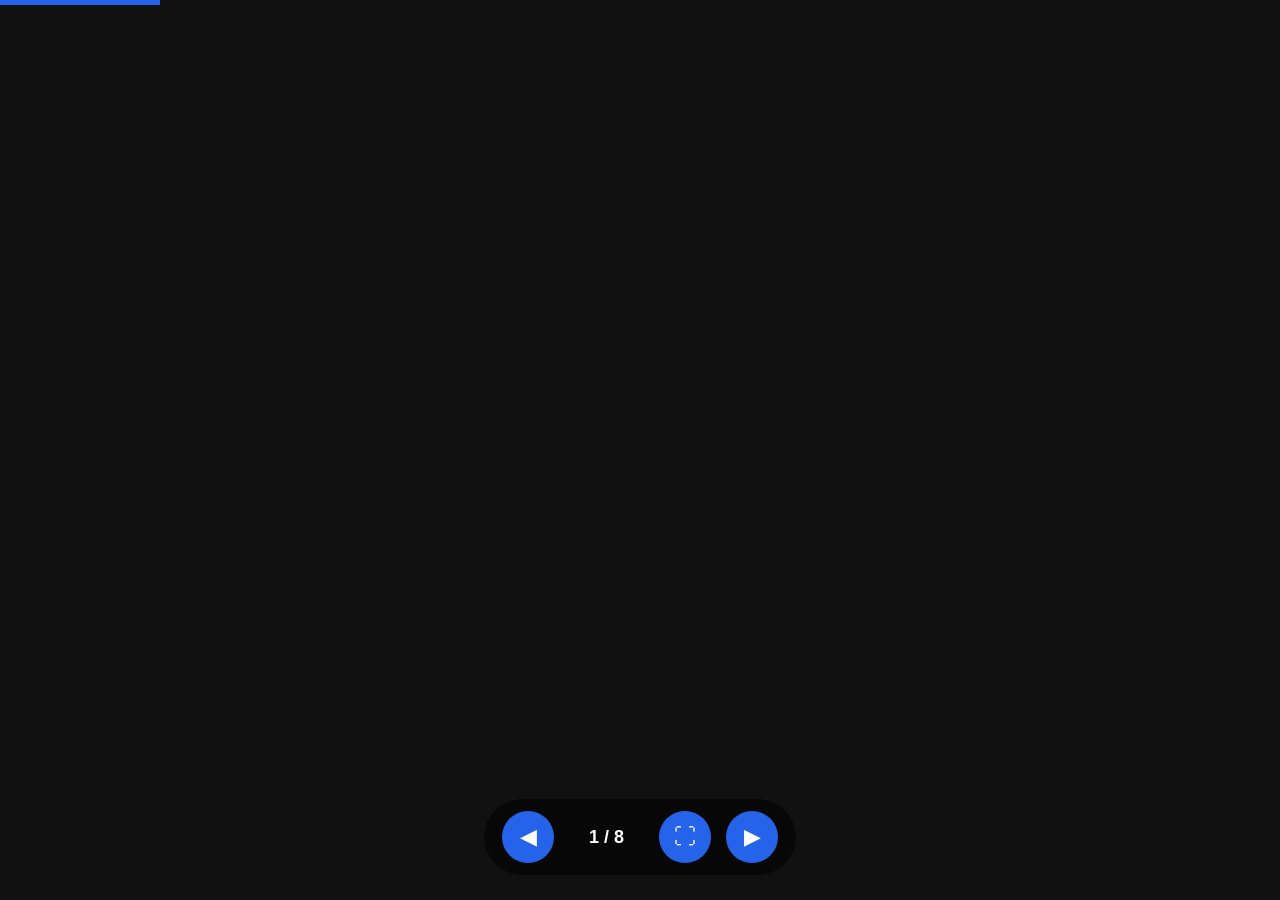
<file: index.html>
<!DOCTYPE html>
<html lang="id">
<head>
<meta charset="UTF-8">
<meta name="viewport" content="width=device-width, initial-scale=1.0">

<title>Pertempuran Makassar</title>

<link rel="stylesheet" href="style.css">
</head>

<body>

<div id="presentation">

    <!-- ================= COVER ================= -->

    <section class="slide active">

        <div class="slide-wrapper">

            <!-- Paste SELURUH isi BODY cover.html di sini -->
            <!-- Mulai dari <div class="slide-container"> -->
            <!-- Sampai </div> -->

        </div>

    </section>

    <!-- ================= LATAR BELAKANG ================= -->

    <section class="slide">

        <div class="slide-wrapper">

        </div>

    </section>

    <!-- ================= KRONOLOGI ================= -->

    <section class="slide">

        <div class="slide-wrapper">

        </div>

    </section>

    <!-- ================= TOKOH ================= -->

    <section class="slide">

        <div class="slide-wrapper">

        </div>

    </section>

    <!-- ================= DAMPAK ================= -->

    <section class="slide">

        <div class="slide-wrapper">

        </div>

    </section>

    <!-- ================= ANALISIS ================= -->

    <section class="slide">

        <div class="slide-wrapper">

        </div>

    </section>

    <!-- ================= KESIMPULAN ================= -->

    <section class="slide">

        <div class="slide-wrapper">

        </div>

    </section>

    <!-- ================= PENUTUP ================= -->

    <section class="slide">

        <div class="slide-wrapper">
            <div class="slide-container">

        </div>

    </section>

</div>

<!-- ================= UI ================= -->

<div id="progress"></div>

<div class="controls">

    <button id="prev">
        ◀
    </button>

    <div id="counter">
        1 / 8
    </div>

    <button id="fullscreen">
        ⛶
    </button>

    <button id="next">
        ▶
    </button>

</div>

<script src="script.js"></script>

</body>
</html>
</file>
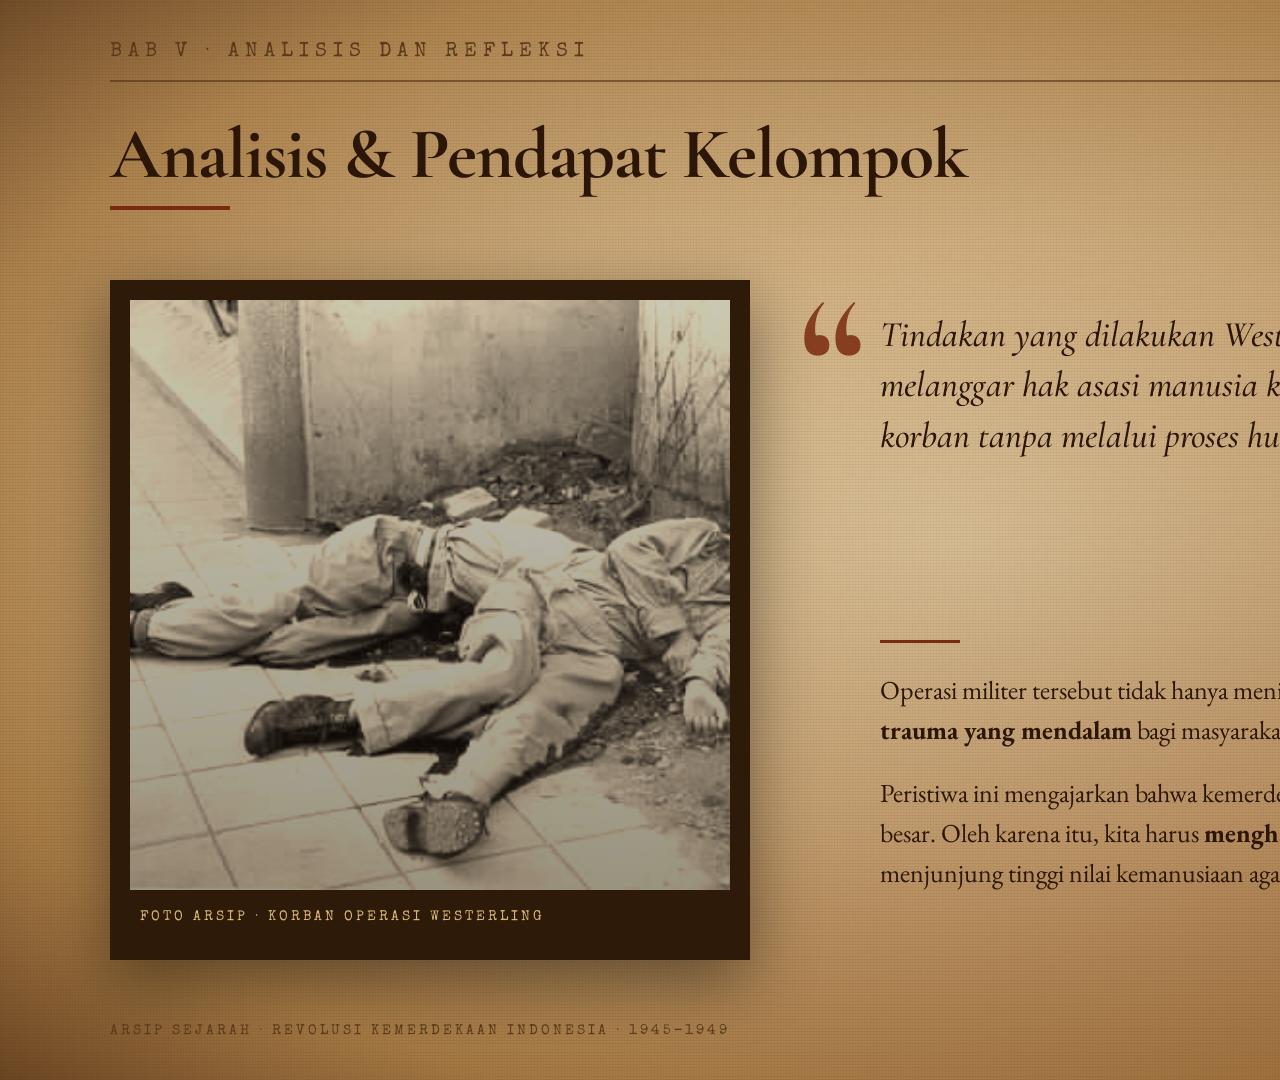
<file: slides/analisis.html>
<!doctype html>
<html lang="id">
<head>
<meta charset="utf-8">
<title>Analisis / Pendapat Kelompok</title>
<link href="https://fonts.googleapis.com/css2?family=Cormorant+Garamond:wght@400;500;600;700&family=EB+Garamond:ital,wght@0,400;0,500;0,600;1,400&family=Special+Elite&display=swap" rel="stylesheet">
<style>
  html,body{margin:0;padding:0;overflow:hidden;background:#2a1e12;}
  .paper-tex{
    background:
      radial-gradient(ellipse at 30% 20%, rgba(255,238,200,0.10) 0%, transparent 55%),
      radial-gradient(ellipse at 80% 90%, rgba(120,60,20,0.30) 0%, transparent 60%),
      radial-gradient(ellipse at 50% 50%, #ddc79e 0%, #cba97a 40%, #a67b45 78%, #6b4522 100%);
  }
  .grain{
    background-image:
      repeating-linear-gradient(0deg, rgba(60,30,10,0.05) 0 1px, transparent 1px 3px),
      repeating-linear-gradient(90deg, rgba(90,50,20,0.04) 0 1px, transparent 1px 3px);
    mix-blend-mode:multiply;
  }
</style>
</head>
<body>
<div class="slide-container" style="position:relative;width:1920px;height:1080px;overflow:hidden;">

  <div data-object="true" data-object-type="shape" class="paper-tex" style="position:absolute;left:0;top:0;width:1920px;height:1080px;z-index:1;"></div>
  <div data-object="true" data-object-type="shape" class="grain" style="position:absolute;left:0;top:0;width:1920px;height:1080px;z-index:1;"></div>

  <!-- Header -->
  <div data-object="true" data-object-type="shape" style="position:absolute;left:110px;top:80px;width:1700px;height:2px;background:#4a2a10;opacity:0.55;z-index:5;"></div>
  <div data-object="true" data-object-type="textbox" style="position:absolute;left:110px;top:42px;width:1200px;font-family:'Special Elite',monospace;font-size:20px;color:#5a3a1a;letter-spacing:6px;z-index:10;">
    BAB V · ANALISIS DAN REFLEKSI
  </div>
  <div data-object="true" data-object-type="textbox" style="position:absolute;left:1600px;top:42px;width:210px;text-align:right;font-family:'Special Elite',monospace;font-size:20px;color:#5a3a1a;letter-spacing:4px;z-index:10;">
    HAL. 06
  </div>

  <div data-object="true" data-object-type="textbox" style="position:absolute;left:110px;top:110px;width:1600px;font-family:'Cormorant Garamond',serif;font-weight:700;font-size:72px;color:#2b1608;letter-spacing:-1px;z-index:10;">
    Analisis &amp; Pendapat Kelompok
  </div>
  <div data-object="true" data-object-type="shape" style="position:absolute;left:110px;top:206px;width:120px;height:4px;background:#7a2a10;z-index:10;"></div>

  <!-- LEFT: Photo -->
  <div data-object="true" data-object-type="shape" style="position:absolute;left:110px;top:280px;width:640px;height:680px;background:#2d1a08;box-shadow:0 20px 60px rgba(0,0,0,0.45);z-index:1;"></div>
  <div data-object="true" data-object-type="image" style="position:absolute;left:130px;top:300px;width:600px;height:590px;background:url('../assets/pemakaman-korban.jpg') center/cover no-repeat;filter:sepia(0.55) contrast(0.95) brightness(0.88);z-index:5;"></div>
  <div data-object="true" data-object-type="shape" style="position:absolute;left:130px;top:300px;width:600px;height:590px;background:linear-gradient(180deg, rgba(60,30,10,0.10), rgba(30,15,5,0.35));z-index:5;pointer-events:none;"></div>
  <div data-object="true" data-object-type="textbox" style="position:absolute;left:140px;top:910px;width:580px;font-family:'Special Elite',monospace;font-size:14px;color:#d9b877;letter-spacing:3px;z-index:10;">
    FOTO ARSIP · KORBAN OPERASI WESTERLING
  </div>

  <!-- RIGHT: Pull-quote frame -->
  <div data-object="true" data-object-type="textbox" style="position:absolute;left:800px;top:270px;width:80px;height:200px;font-family:'Cormorant Garamond',serif;font-weight:700;font-size:180px;line-height:1;color:#7a2a10;opacity:0.85;z-index:10;">
    &ldquo;
  </div>

  <div data-object="true" data-object-type="textbox" style="position:absolute;left:880px;top:310px;width:930px;font-family:'Cormorant Garamond',serif;font-weight:500;font-style:italic;font-size:36px;line-height:1.4;color:#2b1608;z-index:10;">
    Tindakan yang dilakukan Westerling merupakan bentuk kekerasan yang melanggar hak asasi manusia karena banyak warga sipil menjadi korban tanpa melalui proses hukum.
  </div>

  <div data-object="true" data-object-type="shape" style="position:absolute;left:880px;top:640px;width:80px;height:3px;background:#7a2a10;z-index:10;"></div>

  <div data-object="true" data-object-type="textbox" style="position:absolute;left:880px;top:670px;width:930px;font-family:'EB Garamond',serif;font-size:26px;line-height:1.55;color:#2b1608;z-index:10;">
    <p style="margin:0 0 22px 0;">Operasi militer tersebut tidak hanya menimbulkan korban jiwa, tetapi juga meninggalkan <strong>trauma yang mendalam</strong> bagi masyarakat Sulawesi Selatan hingga generasi berikutnya.</p>
    <p style="margin:0;">Peristiwa ini mengajarkan bahwa kemerdekaan Indonesia diraih melalui pengorbanan yang besar. Oleh karena itu, kita harus <strong>menghargai jasa para pahlawan</strong>, menjaga persatuan, serta menjunjung tinggi nilai kemanusiaan agar tragedi serupa tidak terulang.</p>
  </div>

  <!-- Footer -->
  <div data-object="true" data-object-type="textbox" style="position:absolute;left:110px;top:1024px;width:1700px;font-family:'Special Elite',monospace;font-size:14px;color:#5a3a1a;letter-spacing:3px;z-index:10;">
    ARSIP SEJARAH · REVOLUSI KEMERDEKAAN INDONESIA · 1945–1949
  </div>

</div>
<script type="module" src="https://static.cloudflareinsights.com/beacon.min.js/v4513226cdae34746b4dedf0b4dfa099e1781791509496" integrity="sha512-ZE9pZaUXND66v380QUtch/5sE9tPFh2zg45pR2PB0CVkCtOREv2AJKkSidISWkysEuQ0EH8faUU5du78bx87UQ==" data-cf-beacon='{"version":"2024.11.0","token":"4edd5f8ec12a48cfa682ab8261b80a79"}' crossorigin="anonymous"></script>
</body>
</html>
</file>
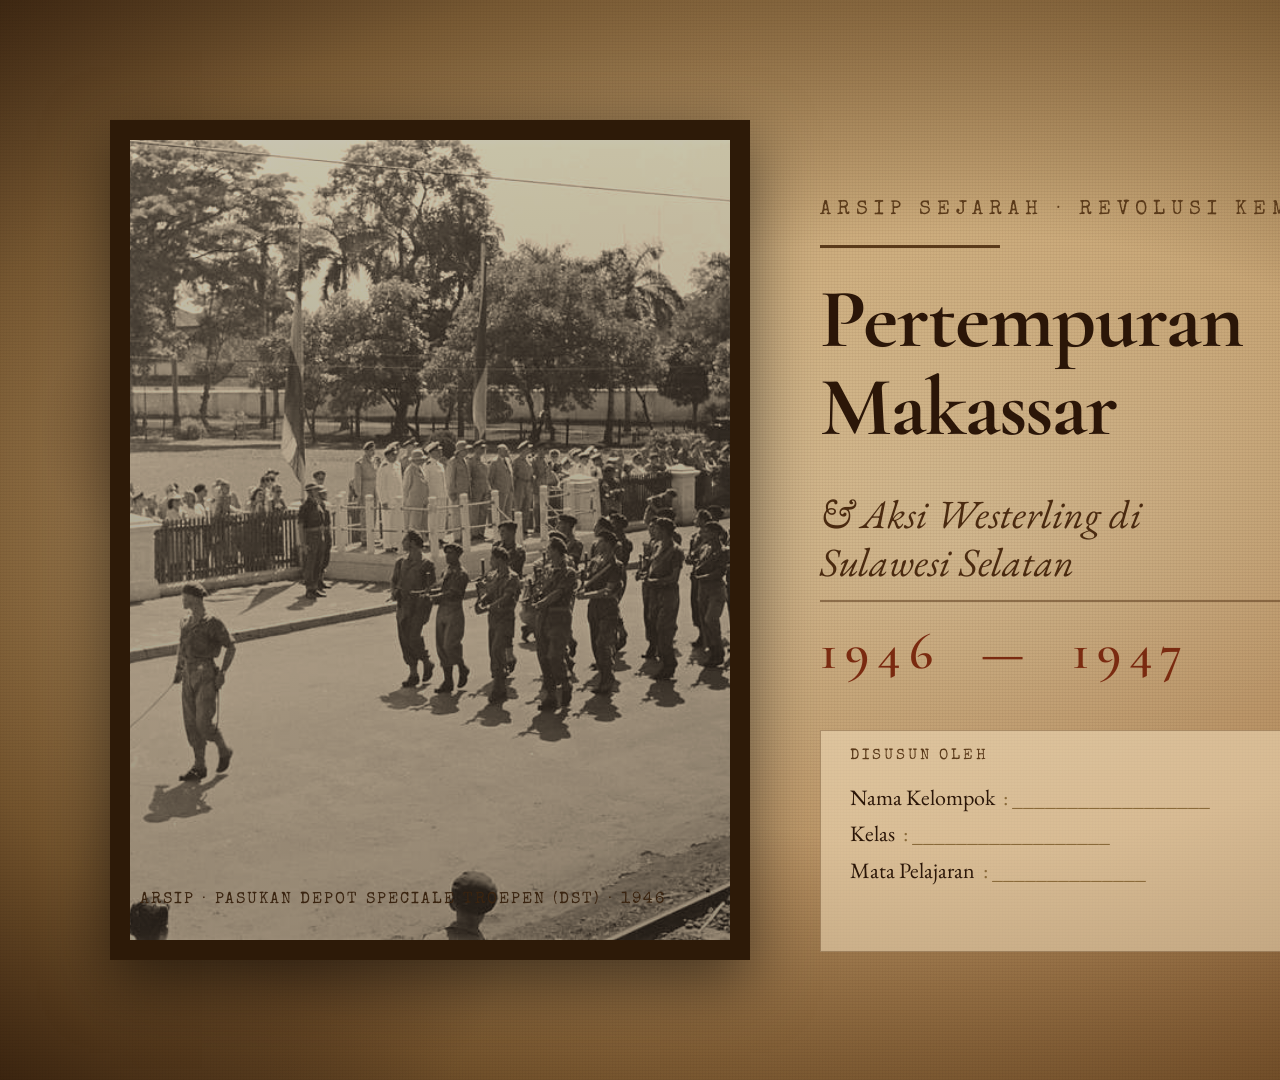
<file: slides/cover.html>
<!doctype html>
<html lang="id">
<head>
<meta charset="utf-8">
<title>Cover — Pertempuran Makassar & Aksi Westerling</title>
<link href="https://fonts.googleapis.com/css2?family=Cormorant+Garamond:wght@400;500;600;700&family=EB+Garamond:ital,wght@0,400;0,500;0,600;1,400&family=Special+Elite&display=swap" rel="stylesheet">
<style>
  html,body{margin:0;padding:0;overflow:hidden;background:#2a1e12;}
  .paper-tex{
    background:
      radial-gradient(ellipse at 30% 20%, rgba(255,238,200,0.10) 0%, transparent 55%),
      radial-gradient(ellipse at 80% 90%, rgba(120,60,20,0.35) 0%, transparent 60%),
      radial-gradient(ellipse at 50% 50%, #d9c39a 0%, #c9a878 40%, #a67b45 78%, #6b4522 100%);
  }
  .grain{
    background-image:
      repeating-linear-gradient(0deg, rgba(60,30,10,0.05) 0 1px, transparent 1px 3px),
      repeating-linear-gradient(90deg, rgba(90,50,20,0.04) 0 1px, transparent 1px 3px);
    mix-blend-mode:multiply;
  }
  .stain{
    background:
      radial-gradient(circle at 15% 85%, rgba(70,30,10,0.35) 0, transparent 12%),
      radial-gradient(circle at 88% 12%, rgba(70,30,10,0.30) 0, transparent 10%),
      radial-gradient(circle at 92% 78%, rgba(70,30,10,0.28) 0, transparent 8%),
      radial-gradient(circle at 8% 40%, rgba(70,30,10,0.22) 0, transparent 6%);
    mix-blend-mode:multiply;
  }
</style>
</head>
<body>
<div class="slide-container" style="position:relative;width:1920px;height:1080px;overflow:hidden;">

  <!-- Background paper -->
  <div data-object="true" data-object-type="shape" class="paper-tex" style="position:absolute;left:0;top:0;width:1920px;height:1080px;z-index:1;"></div>
  <div data-object="true" data-object-type="shape" class="grain" style="position:absolute;left:0;top:0;width:1920px;height:1080px;z-index:1;"></div>
  <div data-object="true" data-object-type="shape" class="stain" style="position:absolute;left:0;top:0;width:1920px;height:1080px;z-index:1;"></div>

  <!-- Vignette -->
  <div data-object="true" data-object-type="shape" style="position:absolute;left:0;top:0;width:1920px;height:1080px;background:radial-gradient(ellipse at center, transparent 40%, rgba(20,10,0,0.55) 100%);z-index:1;"></div>

  <!-- Left photo panel with archival frame -->
  <div data-object="true" data-object-type="shape" style="position:absolute;left:110px;top:120px;width:640px;height:840px;background:#2d1a08;box-shadow:0 20px 60px rgba(0,0,0,0.55);z-index:1;"></div>
  <div data-object="true" data-object-type="image" style="position:absolute;left:130px;top:140px;width:600px;height:800px;background:url('../assets/dst-parachutisten.jpg') center/cover no-repeat;filter:sepia(0.55) contrast(0.95) brightness(0.9);z-index:5;"></div>
  <div data-object="true" data-object-type="shape" style="position:absolute;left:130px;top:140px;width:600px;height:800px;background:linear-gradient(180deg, rgba(60,30,10,0.15), rgba(30,15,5,0.35));z-index:5;pointer-events:none;"></div>

  <!-- Photo caption tape -->
  <div data-object="true" data-object-type="textbox" style="position:absolute;left:140px;top:892px;width:580px;font-family:'Special Elite',monospace;font-size:16px;color:#3a2410;letter-spacing:2px;z-index:10;">
    ARSIP · PASUKAN DEPOT SPECIALE TROEPEN (DST) · 1946
  </div>

  <!-- Right column: title block -->
  <div data-object="true" data-object-type="textbox" style="position:absolute;left:820px;top:200px;width:820px;font-family:'Special Elite',monospace;font-size:20px;color:#5a3a1a;letter-spacing:6px;z-index:10;">
    ARSIP SEJARAH · REVOLUSI KEMERDEKAAN INDONESIA
  </div>

  <div data-object="true" data-object-type="shape" style="position:absolute;left:820px;top:245px;width:180px;height:3px;background:#5a3a1a;z-index:10;"></div>

  <div data-object="true" data-object-type="textbox" style="position:absolute;left:820px;top:275px;width:970px;font-family:'Cormorant Garamond',serif;font-weight:700;font-size:84px;line-height:1.05;color:#2b1608;letter-spacing:-1px;z-index:10;">
    Pertempuran<br>Makassar
  </div>

  <div data-object="true" data-object-type="textbox" style="position:absolute;left:820px;top:490px;width:970px;font-family:'EB Garamond',serif;font-style:italic;font-size:40px;line-height:1.2;color:#4a2a10;z-index:10;">
    &amp; Aksi Westerling di<br>Sulawesi Selatan
  </div>

  <div data-object="true" data-object-type="shape" style="position:absolute;left:820px;top:600px;width:970px;height:2px;background:#5a3a1a;opacity:0.55;z-index:10;"></div>

  <div data-object="true" data-object-type="textbox" style="position:absolute;left:820px;top:620px;width:970px;font-family:'Cormorant Garamond',serif;font-weight:600;font-size:52px;color:#7a2a10;letter-spacing:8px;z-index:10;">
    1946 &nbsp;—&nbsp; 1947
  </div>

  <!-- Identitas placeholder card -->
  <div data-object="true" data-object-type="shape" style="position:absolute;left:820px;top:730px;width:970px;height:220px;background:rgba(245,225,190,0.55);border:1px solid rgba(90,58,26,0.4);z-index:5;"></div>

  <div data-object="true" data-object-type="textbox" style="position:absolute;left:850px;top:748px;width:920px;font-family:'Special Elite',monospace;font-size:15px;color:#5a3a1a;letter-spacing:3px;z-index:10;">
    DISUSUN OLEH
  </div>

  <div data-object="true" data-object-type="textbox" style="position:absolute;left:850px;top:780px;width:440px;font-family:'EB Garamond',serif;font-size:22px;line-height:1.65;color:#2b1608;z-index:10;">
    <div>Nama Kelompok &nbsp;<span style="color:#8a6a3a;">: __________________</span></div>
    <div>Kelas &nbsp;<span style="color:#8a6a3a;">: __________________</span></div>
    <div>Mata Pelajaran &nbsp;<span style="color:#8a6a3a;">: ______________</span></div>
  </div>

  <div data-object="true" data-object-type="textbox" style="position:absolute;left:1320px;top:780px;width:450px;font-family:'EB Garamond',serif;font-size:22px;line-height:1.65;color:#2b1608;z-index:10;">
    <div>Guru &nbsp;<span style="color:#8a6a3a;">: __________________</span></div>
    <div>Sekolah &nbsp;<span style="color:#8a6a3a;">: __________________</span></div>
    <div>Tahun Pelajaran &nbsp;<span style="color:#8a6a3a;">: __________</span></div>
  </div>

  <!-- Corner stamp (small, tucked in bottom-right corner) -->
  <div data-object="true" data-object-type="shape" style="position:absolute;left:1650px;top:20px;width:150px;height:150px;border:4px double #7a3a1a;transform:rotate(-8deg);opacity:0.7;z-index:10;"></div>
  <div data-object="true" data-object-type="textbox" style="position:absolute;left:1650px;top:56px;width:150px;text-align:center;font-family:'Special Elite',monospace;font-size:16px;color:#7a3a1a;transform:rotate(-8deg);letter-spacing:2px;opacity:0.85;z-index:10;">
    <div style="font-size:11px;">— DOKUMEN —</div>
    <div style="font-size:22px;margin-top:4px;font-weight:700;">SEJARAH</div>
    <div style="font-size:11px;margin-top:4px;">SULSEL · 1947</div>
  </div>

</div>
<script type="module" src="https://static.cloudflareinsights.com/beacon.min.js/v4513226cdae34746b4dedf0b4dfa099e1781791509496" integrity="sha512-ZE9pZaUXND66v380QUtch/5sE9tPFh2zg45pR2PB0CVkCtOREv2AJKkSidISWkysEuQ0EH8faUU5du78bx87UQ==" data-cf-beacon='{"version":"2024.11.0","token":"4edd5f8ec12a48cfa682ab8261b80a79"}' crossorigin="anonymous"></script>
</body>
</html>
</file>
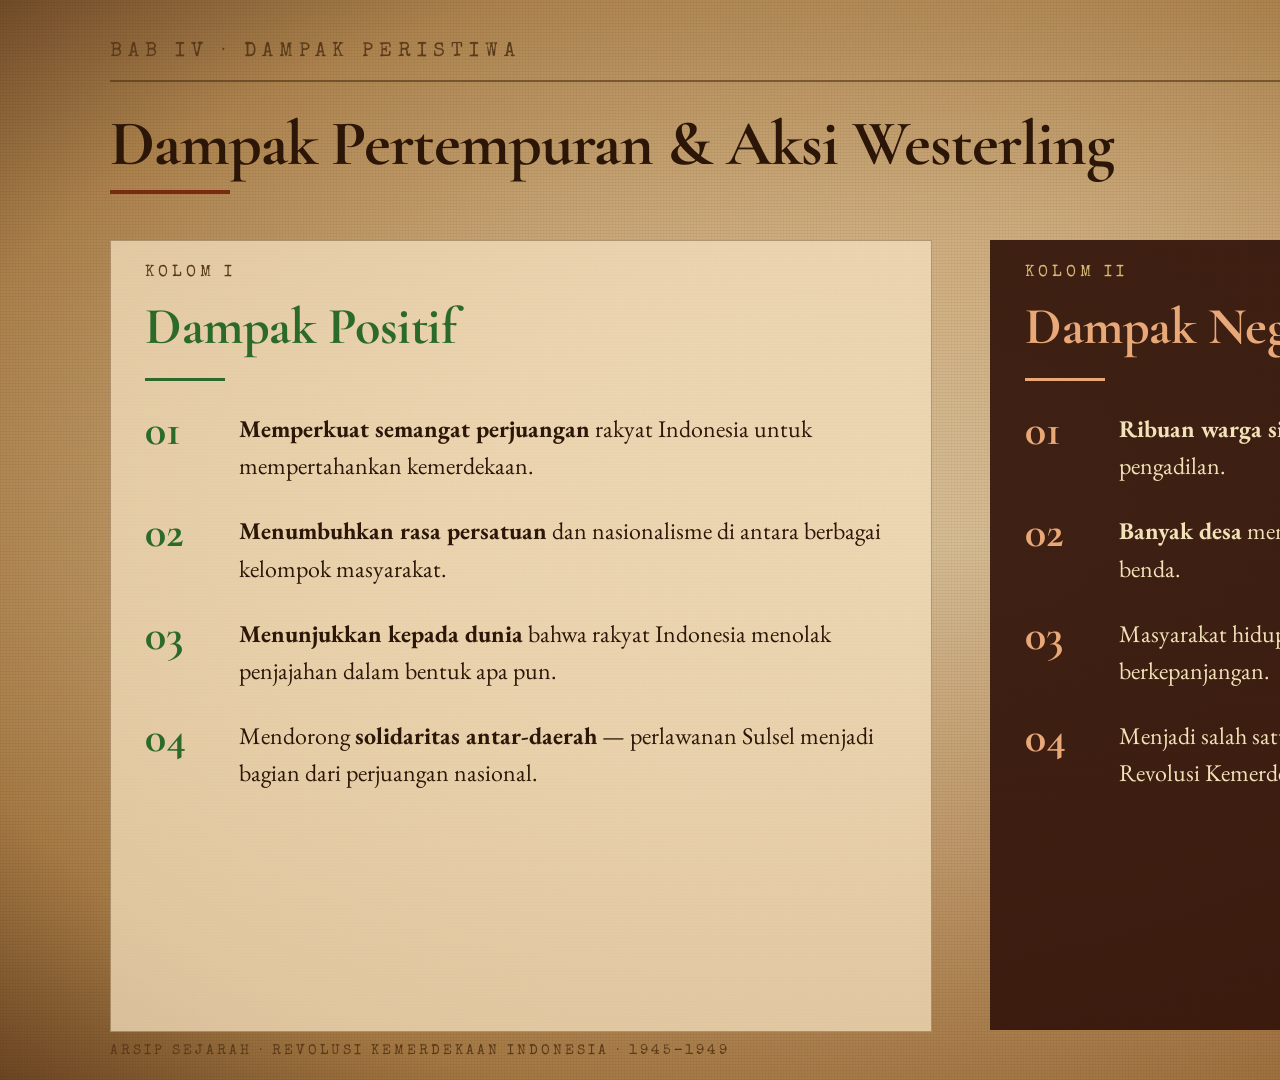
<file: slides/dampak.html>
<!doctype html>
<html lang="id">
<head>
<meta charset="utf-8">
<title>Dampak Pertempuran & Aksi Westerling</title>
<link href="https://fonts.googleapis.com/css2?family=Cormorant+Garamond:wght@400;500;600;700&family=EB+Garamond:ital,wght@0,400;0,500;0,600;1,400&family=Special+Elite&display=swap" rel="stylesheet">
<style>
  html,body{margin:0;padding:0;overflow:hidden;background:#2a1e12;}
  .paper-tex{
    background:
      radial-gradient(ellipse at 30% 20%, rgba(255,238,200,0.10) 0%, transparent 55%),
      radial-gradient(ellipse at 80% 90%, rgba(120,60,20,0.30) 0%, transparent 60%),
      radial-gradient(ellipse at 50% 50%, #ddc79e 0%, #cba97a 40%, #a67b45 78%, #6b4522 100%);
  }
  .grain{
    background-image:
      repeating-linear-gradient(0deg, rgba(60,30,10,0.05) 0 1px, transparent 1px 3px),
      repeating-linear-gradient(90deg, rgba(90,50,20,0.04) 0 1px, transparent 1px 3px);
    mix-blend-mode:multiply;
  }
</style>
</head>
<body>
<div class="slide-container" style="position:relative;width:1920px;height:1080px;overflow:hidden;">

  <div data-object="true" data-object-type="shape" class="paper-tex" style="position:absolute;left:0;top:0;width:1920px;height:1080px;z-index:1;"></div>
  <div data-object="true" data-object-type="shape" class="grain" style="position:absolute;left:0;top:0;width:1920px;height:1080px;z-index:1;"></div>

  <!-- Header -->
  <div data-object="true" data-object-type="shape" style="position:absolute;left:110px;top:80px;width:1700px;height:2px;background:#4a2a10;opacity:0.55;z-index:5;"></div>
  <div data-object="true" data-object-type="textbox" style="position:absolute;left:110px;top:42px;width:1200px;font-family:'Special Elite',monospace;font-size:20px;color:#5a3a1a;letter-spacing:6px;z-index:10;">
    BAB IV · DAMPAK PERISTIWA
  </div>
  <div data-object="true" data-object-type="textbox" style="position:absolute;left:1600px;top:42px;width:210px;text-align:right;font-family:'Special Elite',monospace;font-size:20px;color:#5a3a1a;letter-spacing:4px;z-index:10;">
    HAL. 05
  </div>

  <div data-object="true" data-object-type="textbox" style="position:absolute;left:110px;top:105px;width:1600px;font-family:'Cormorant Garamond',serif;font-weight:700;font-size:64px;color:#2b1608;letter-spacing:-1px;z-index:10;">
    Dampak Pertempuran &amp; Aksi Westerling
  </div>
  <div data-object="true" data-object-type="shape" style="position:absolute;left:110px;top:190px;width:120px;height:4px;background:#7a2a10;z-index:10;"></div>

  <!-- LEFT: Positive column -->
  <div data-object="true" data-object-type="shape" style="position:absolute;left:110px;top:240px;width:820px;height:790px;background:rgba(245,225,190,0.75);border:1px solid rgba(90,58,26,0.4);z-index:1;"></div>

  <div data-object="true" data-object-type="textbox" style="position:absolute;left:145px;top:265px;width:400px;font-family:'Special Elite',monospace;font-size:16px;color:#5a3a1a;letter-spacing:4px;z-index:10;">
    KOLOM I
  </div>
  <div data-object="true" data-object-type="textbox" style="position:absolute;left:145px;top:295px;width:750px;font-family:'Cormorant Garamond',serif;font-weight:700;font-size:52px;color:#2b6a2a;letter-spacing:-0.5px;z-index:10;">
    Dampak Positif
  </div>
  <div data-object="true" data-object-type="shape" style="position:absolute;left:145px;top:378px;width:80px;height:3px;background:#2b6a2a;z-index:10;"></div>

  <div data-object="true" data-object-type="textbox" style="position:absolute;left:145px;top:410px;width:750px;font-family:'EB Garamond',serif;font-size:24px;line-height:1.55;color:#2b1608;z-index:10;">
    <div style="display:flex;gap:24px;margin-bottom:28px;">
      <div style="font-family:'Cormorant Garamond',serif;font-weight:700;font-size:44px;line-height:0.95;color:#2b6a2a;min-width:70px;">01</div>
      <div><strong>Memperkuat semangat perjuangan</strong> rakyat Indonesia untuk mempertahankan kemerdekaan.</div>
    </div>
    <div style="display:flex;gap:24px;margin-bottom:28px;">
      <div style="font-family:'Cormorant Garamond',serif;font-weight:700;font-size:44px;line-height:0.95;color:#2b6a2a;min-width:70px;">02</div>
      <div><strong>Menumbuhkan rasa persatuan</strong> dan nasionalisme di antara berbagai kelompok masyarakat.</div>
    </div>
    <div style="display:flex;gap:24px;margin-bottom:28px;">
      <div style="font-family:'Cormorant Garamond',serif;font-weight:700;font-size:44px;line-height:0.95;color:#2b6a2a;min-width:70px;">03</div>
      <div><strong>Menunjukkan kepada dunia</strong> bahwa rakyat Indonesia menolak penjajahan dalam bentuk apa pun.</div>
    </div>
    <div style="display:flex;gap:24px;">
      <div style="font-family:'Cormorant Garamond',serif;font-weight:700;font-size:44px;line-height:0.95;color:#2b6a2a;min-width:70px;">04</div>
      <div>Mendorong <strong>solidaritas antar-daerah</strong> — perlawanan Sulsel menjadi bagian dari perjuangan nasional.</div>
    </div>
  </div>

  <!-- RIGHT: Negative column (darker) -->
  <div data-object="true" data-object-type="shape" style="position:absolute;left:990px;top:240px;width:820px;height:790px;background:rgba(50,20,10,0.92);z-index:1;"></div>

  <div data-object="true" data-object-type="textbox" style="position:absolute;left:1025px;top:265px;width:400px;font-family:'Special Elite',monospace;font-size:16px;color:#d9b877;letter-spacing:4px;z-index:10;">
    KOLOM II
  </div>
  <div data-object="true" data-object-type="textbox" style="position:absolute;left:1025px;top:295px;width:750px;font-family:'Cormorant Garamond',serif;font-weight:700;font-size:52px;color:#e8a878;letter-spacing:-0.5px;z-index:10;">
    Dampak Negatif
  </div>
  <div data-object="true" data-object-type="shape" style="position:absolute;left:1025px;top:378px;width:80px;height:3px;background:#e8a878;z-index:10;"></div>

  <div data-object="true" data-object-type="textbox" style="position:absolute;left:1025px;top:410px;width:750px;font-family:'EB Garamond',serif;font-size:24px;line-height:1.55;color:#f2e2b8;z-index:10;">
    <div style="display:flex;gap:24px;margin-bottom:28px;">
      <div style="font-family:'Cormorant Garamond',serif;font-weight:700;font-size:44px;line-height:0.95;color:#e8a878;min-width:70px;">01</div>
      <div><strong>Ribuan warga sipil</strong> menjadi korban jiwa dalam operasi tanpa pengadilan.</div>
    </div>
    <div style="display:flex;gap:24px;margin-bottom:28px;">
      <div style="font-family:'Cormorant Garamond',serif;font-weight:700;font-size:44px;line-height:0.95;color:#e8a878;min-width:70px;">02</div>
      <div><strong>Banyak desa</strong> mengalami kerusakan dan penduduk kehilangan harta benda.</div>
    </div>
    <div style="display:flex;gap:24px;margin-bottom:28px;">
      <div style="font-family:'Cormorant Garamond',serif;font-weight:700;font-size:44px;line-height:0.95;color:#e8a878;min-width:70px;">03</div>
      <div>Masyarakat hidup dalam <strong>ketakutan dan mengalami trauma</strong> berkepanjangan.</div>
    </div>
    <div style="display:flex;gap:24px;">
      <div style="font-family:'Cormorant Garamond',serif;font-weight:700;font-size:44px;line-height:0.95;color:#e8a878;min-width:70px;">04</div>
      <div>Menjadi salah satu <strong>pelanggaran hak asasi manusia</strong> pada masa Revolusi Kemerdekaan.</div>
    </div>
  </div>

  <!-- Footer -->
  <div data-object="true" data-object-type="textbox" style="position:absolute;left:110px;top:1044px;width:1700px;font-family:'Special Elite',monospace;font-size:14px;color:#5a3a1a;letter-spacing:3px;z-index:10;">
    ARSIP SEJARAH · REVOLUSI KEMERDEKAAN INDONESIA · 1945–1949
  </div>

</div>
<script type="module" src="https://static.cloudflareinsights.com/beacon.min.js/v4513226cdae34746b4dedf0b4dfa099e1781791509496" integrity="sha512-ZE9pZaUXND66v380QUtch/5sE9tPFh2zg45pR2PB0CVkCtOREv2AJKkSidISWkysEuQ0EH8faUU5du78bx87UQ==" data-cf-beacon='{"version":"2024.11.0","token":"4edd5f8ec12a48cfa682ab8261b80a79"}' crossorigin="anonymous"></script>
</body>
</html>
</file>
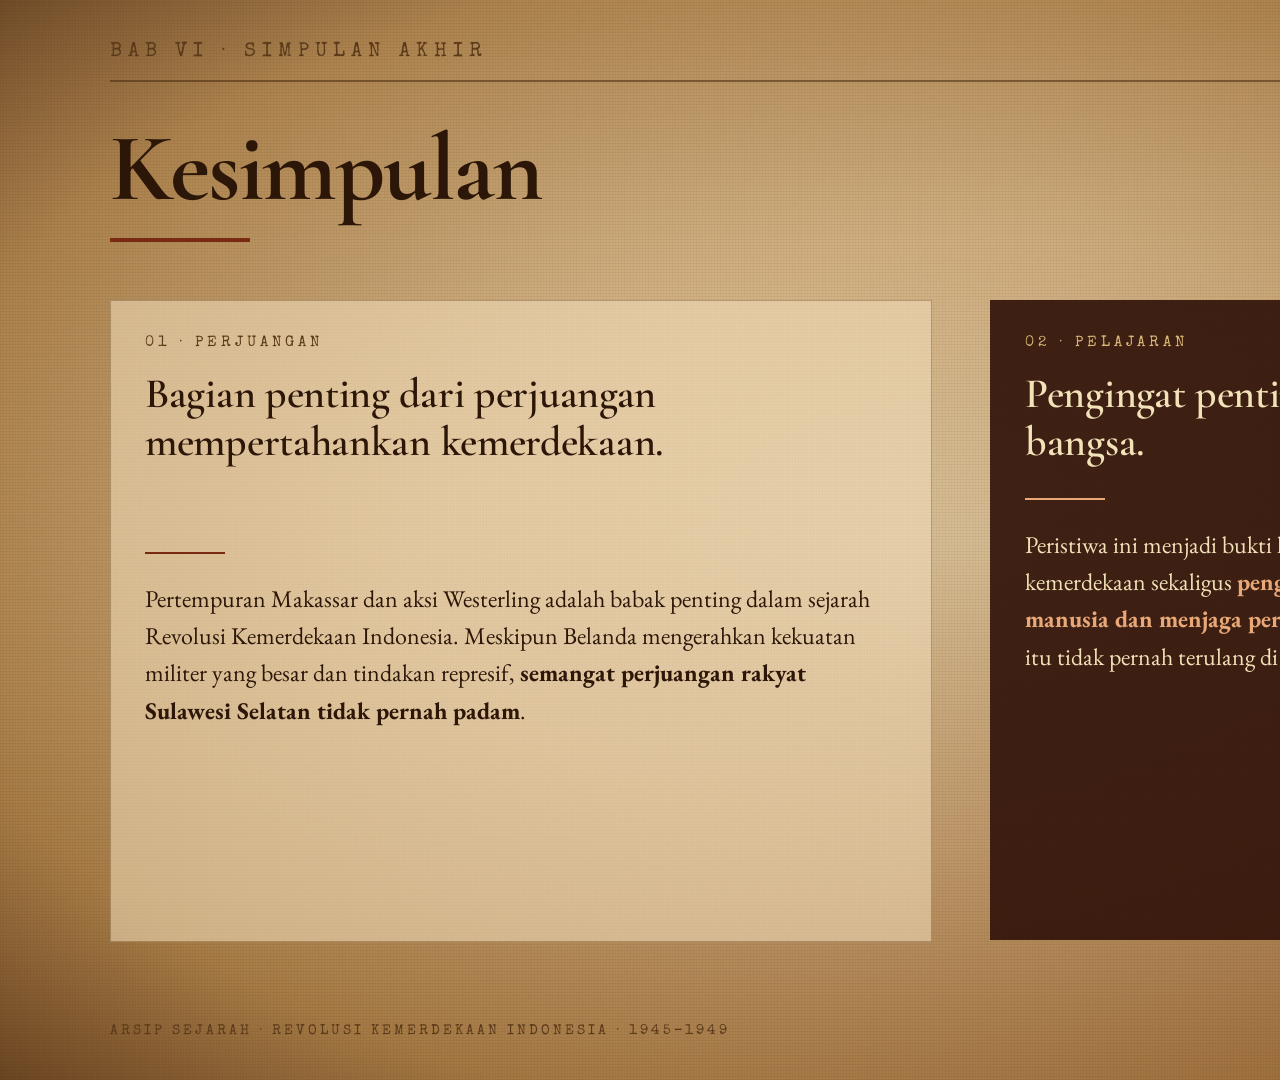
<file: slides/kesimpulan.html>
<!doctype html>
<html lang="id">
<head>
<meta charset="utf-8">
<title>Kesimpulan</title>
<link href="https://fonts.googleapis.com/css2?family=Cormorant+Garamond:wght@400;500;600;700&family=EB+Garamond:ital,wght@0,400;0,500;0,600;1,400&family=Special+Elite&display=swap" rel="stylesheet">
<style>
  html,body{margin:0;padding:0;overflow:hidden;background:#2a1e12;}
  .paper-tex{
    background:
      radial-gradient(ellipse at 30% 20%, rgba(255,238,200,0.10) 0%, transparent 55%),
      radial-gradient(ellipse at 80% 90%, rgba(120,60,20,0.30) 0%, transparent 60%),
      radial-gradient(ellipse at 50% 50%, #ddc79e 0%, #cba97a 40%, #a67b45 78%, #6b4522 100%);
  }
  .grain{
    background-image:
      repeating-linear-gradient(0deg, rgba(60,30,10,0.05) 0 1px, transparent 1px 3px),
      repeating-linear-gradient(90deg, rgba(90,50,20,0.04) 0 1px, transparent 1px 3px);
    mix-blend-mode:multiply;
  }
</style>
</head>
<body>
<div class="slide-container" style="position:relative;width:1920px;height:1080px;overflow:hidden;">

  <div data-object="true" data-object-type="shape" class="paper-tex" style="position:absolute;left:0;top:0;width:1920px;height:1080px;z-index:1;"></div>
  <div data-object="true" data-object-type="shape" class="grain" style="position:absolute;left:0;top:0;width:1920px;height:1080px;z-index:1;"></div>

  <!-- Header -->
  <div data-object="true" data-object-type="shape" style="position:absolute;left:110px;top:80px;width:1700px;height:2px;background:#4a2a10;opacity:0.55;z-index:5;"></div>
  <div data-object="true" data-object-type="textbox" style="position:absolute;left:110px;top:42px;width:1200px;font-family:'Special Elite',monospace;font-size:20px;color:#5a3a1a;letter-spacing:6px;z-index:10;">
    BAB VI · SIMPULAN AKHIR
  </div>
  <div data-object="true" data-object-type="textbox" style="position:absolute;left:1600px;top:42px;width:210px;text-align:right;font-family:'Special Elite',monospace;font-size:20px;color:#5a3a1a;letter-spacing:4px;z-index:10;">
    HAL. 07
  </div>

  <div data-object="true" data-object-type="textbox" style="position:absolute;left:110px;top:110px;width:1600px;font-family:'Cormorant Garamond',serif;font-weight:700;font-size:96px;color:#2b1608;letter-spacing:-1.5px;z-index:10;">
    Kesimpulan
  </div>
  <div data-object="true" data-object-type="shape" style="position:absolute;left:110px;top:238px;width:140px;height:4px;background:#7a2a10;z-index:10;"></div>

  <!-- Two-column body -->
  <div data-object="true" data-object-type="shape" style="position:absolute;left:110px;top:300px;width:820px;height:640px;background:rgba(245,225,190,0.55);border:1px solid rgba(90,58,26,0.35);z-index:1;"></div>
  <div data-object="true" data-object-type="textbox" style="position:absolute;left:145px;top:335px;width:400px;font-family:'Special Elite',monospace;font-size:15px;color:#5a3a1a;letter-spacing:4px;z-index:10;">
    01 · PERJUANGAN
  </div>
  <div data-object="true" data-object-type="textbox" style="position:absolute;left:145px;top:370px;width:750px;font-family:'Cormorant Garamond',serif;font-weight:600;font-size:42px;line-height:1.15;color:#2b1608;letter-spacing:-0.3px;z-index:10;">
    Bagian penting dari perjuangan mempertahankan kemerdekaan.
  </div>
  <div data-object="true" data-object-type="shape" style="position:absolute;left:145px;top:552px;width:80px;height:2px;background:#7a2a10;z-index:10;"></div>
  <div data-object="true" data-object-type="textbox" style="position:absolute;left:145px;top:580px;width:750px;font-family:'EB Garamond',serif;font-size:24px;line-height:1.55;color:#2b1608;z-index:10;">
    Pertempuran Makassar dan aksi Westerling adalah babak penting dalam sejarah Revolusi Kemerdekaan Indonesia. Meskipun Belanda mengerahkan kekuatan militer yang besar dan tindakan represif, <strong>semangat perjuangan rakyat Sulawesi Selatan tidak pernah padam</strong>.
  </div>

  <div data-object="true" data-object-type="shape" style="position:absolute;left:990px;top:300px;width:820px;height:640px;background:rgba(50,20,10,0.92);z-index:1;"></div>
  <div data-object="true" data-object-type="textbox" style="position:absolute;left:1025px;top:335px;width:400px;font-family:'Special Elite',monospace;font-size:15px;color:#d9b877;letter-spacing:4px;z-index:10;">
    02 · PELAJARAN
  </div>
  <div data-object="true" data-object-type="textbox" style="position:absolute;left:1025px;top:370px;width:750px;font-family:'Cormorant Garamond',serif;font-weight:600;font-size:42px;line-height:1.15;color:#f2e2b8;letter-spacing:-0.3px;z-index:10;">
    Pengingat pentingnya HAM dan persatuan bangsa.
  </div>
  <div data-object="true" data-object-type="shape" style="position:absolute;left:1025px;top:498px;width:80px;height:2px;background:#e8a878;z-index:10;"></div>
  <div data-object="true" data-object-type="textbox" style="position:absolute;left:1025px;top:526px;width:750px;font-family:'EB Garamond',serif;font-size:24px;line-height:1.55;color:#f2e2b8;z-index:10;">
    Peristiwa ini menjadi bukti keberanian rakyat Indonesia dalam mempertahankan kemerdekaan sekaligus <strong style="color:#e8a878;">pengingat akan pentingnya menghormati hak asasi manusia dan menjaga persatuan bangsa</strong> — agar tragedi kemanusiaan seperti itu tidak pernah terulang di masa depan.
  </div>

  <!-- Footer -->
  <div data-object="true" data-object-type="textbox" style="position:absolute;left:110px;top:1024px;width:1700px;font-family:'Special Elite',monospace;font-size:14px;color:#5a3a1a;letter-spacing:3px;z-index:10;">
    ARSIP SEJARAH · REVOLUSI KEMERDEKAAN INDONESIA · 1945–1949
  </div>

</div>
<script type="module" src="https://static.cloudflareinsights.com/beacon.min.js/v4513226cdae34746b4dedf0b4dfa099e1781791509496" integrity="sha512-ZE9pZaUXND66v380QUtch/5sE9tPFh2zg45pR2PB0CVkCtOREv2AJKkSidISWkysEuQ0EH8faUU5du78bx87UQ==" data-cf-beacon='{"version":"2024.11.0","token":"4edd5f8ec12a48cfa682ab8261b80a79"}' crossorigin="anonymous"></script>
</body>
</html>
</file>
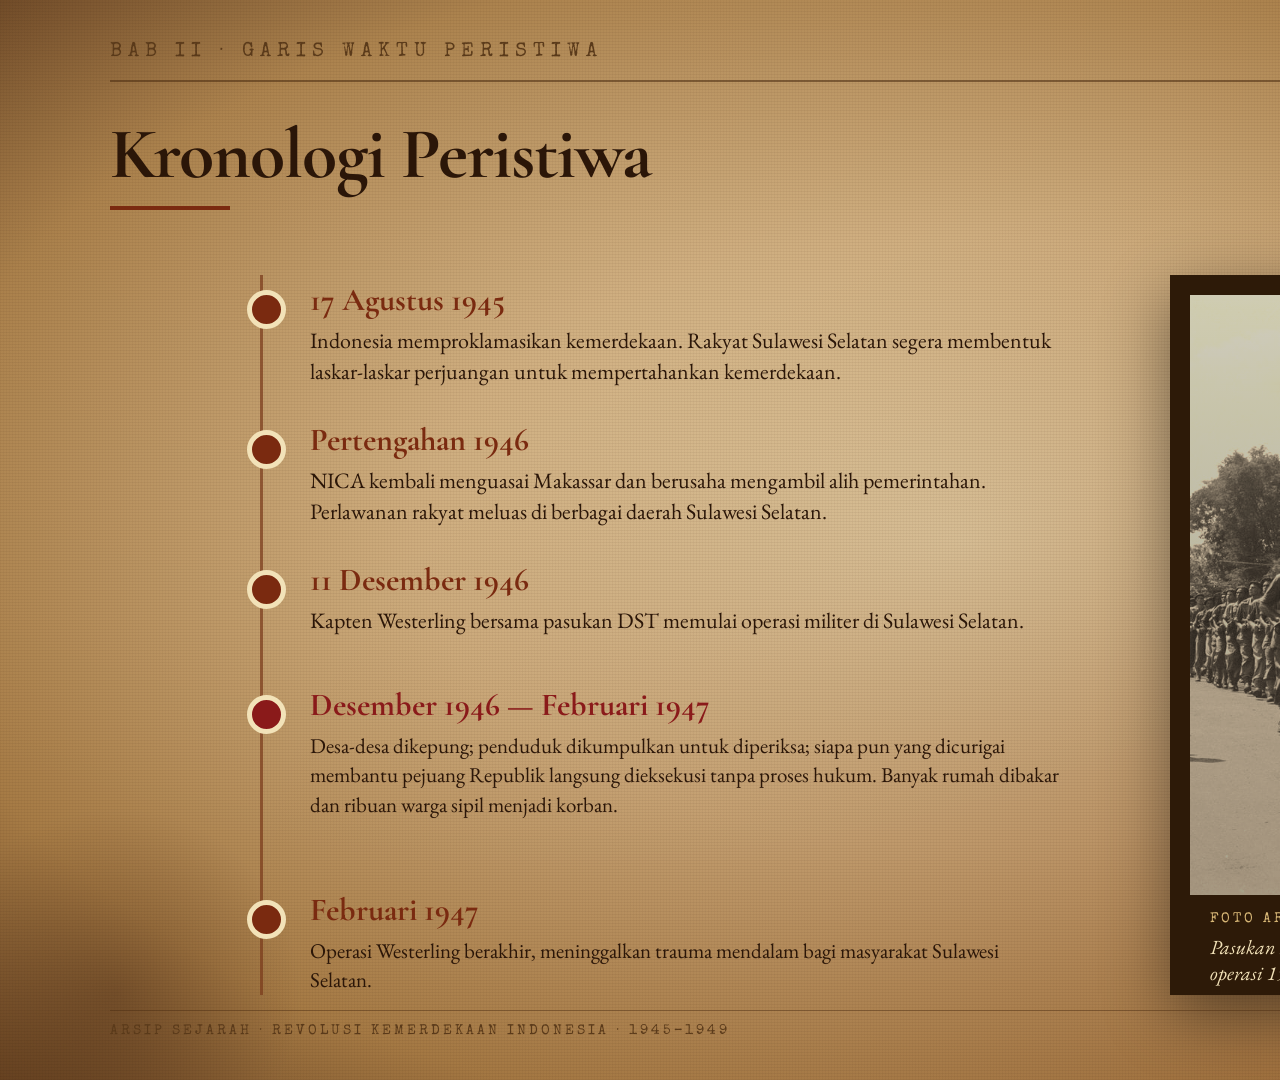
<file: slides/kronologi.html>
<!doctype html>
<html lang="id">
<head>
<meta charset="utf-8">
<title>Kronologi Peristiwa</title>
<link href="https://fonts.googleapis.com/css2?family=Cormorant+Garamond:wght@400;500;600;700&family=EB+Garamond:ital,wght@0,400;0,500;0,600;1,400&family=Special+Elite&display=swap" rel="stylesheet">
<style>
  html,body{margin:0;padding:0;overflow:hidden;background:#2a1e12;}
  .paper-tex{
    background:
      radial-gradient(ellipse at 30% 20%, rgba(255,238,200,0.10) 0%, transparent 55%),
      radial-gradient(ellipse at 80% 90%, rgba(120,60,20,0.30) 0%, transparent 60%),
      radial-gradient(ellipse at 50% 50%, #ddc79e 0%, #cba97a 40%, #a67b45 78%, #6b4522 100%);
  }
  .grain{
    background-image:
      repeating-linear-gradient(0deg, rgba(60,30,10,0.05) 0 1px, transparent 1px 3px),
      repeating-linear-gradient(90deg, rgba(90,50,20,0.04) 0 1px, transparent 1px 3px);
    mix-blend-mode:multiply;
  }
  .stain{
    background:
      radial-gradient(circle at 92% 8%, rgba(70,30,10,0.24) 0, transparent 8%),
      radial-gradient(circle at 6% 92%, rgba(70,30,10,0.28) 0, transparent 9%);
    mix-blend-mode:multiply;
  }
</style>
</head>
<body>
<div class="slide-container" style="position:relative;width:1920px;height:1080px;overflow:hidden;">

  <div data-object="true" data-object-type="shape" class="paper-tex" style="position:absolute;left:0;top:0;width:1920px;height:1080px;z-index:1;"></div>
  <div data-object="true" data-object-type="shape" class="grain" style="position:absolute;left:0;top:0;width:1920px;height:1080px;z-index:1;"></div>
  <div data-object="true" data-object-type="shape" class="stain" style="position:absolute;left:0;top:0;width:1920px;height:1080px;z-index:1;"></div>

  <!-- Header -->
  <div data-object="true" data-object-type="shape" style="position:absolute;left:110px;top:80px;width:1700px;height:2px;background:#4a2a10;opacity:0.55;z-index:5;"></div>
  <div data-object="true" data-object-type="textbox" style="position:absolute;left:110px;top:42px;width:1200px;font-family:'Special Elite',monospace;font-size:20px;color:#5a3a1a;letter-spacing:6px;z-index:10;">
    BAB II · GARIS WAKTU PERISTIWA
  </div>
  <div data-object="true" data-object-type="textbox" style="position:absolute;left:1600px;top:42px;width:210px;text-align:right;font-family:'Special Elite',monospace;font-size:20px;color:#5a3a1a;letter-spacing:4px;z-index:10;">
    HAL. 03
  </div>

  <div data-object="true" data-object-type="textbox" style="position:absolute;left:110px;top:110px;width:1300px;font-family:'Cormorant Garamond',serif;font-weight:700;font-size:72px;color:#2b1608;letter-spacing:-1px;z-index:10;">
    Kronologi Peristiwa
  </div>
  <div data-object="true" data-object-type="shape" style="position:absolute;left:110px;top:206px;width:120px;height:4px;background:#7a2a10;z-index:10;"></div>

  <!-- Vertical timeline rail -->
  <div data-object="true" data-object-type="shape" style="position:absolute;left:260px;top:275px;width:3px;height:720px;background:#7a3a1a;opacity:0.7;z-index:5;"></div>

  <!-- Event 1 -->
  <div data-object="true" data-object-type="shape" style="position:absolute;left:247px;top:290px;width:29px;height:29px;border-radius:50%;background:#7a2a10;border:5px solid #f2e2b8;z-index:10;"></div>
  <div data-object="true" data-object-type="textbox" style="position:absolute;left:310px;top:280px;width:400px;font-family:'Cormorant Garamond',serif;font-weight:700;font-size:32px;color:#7a2a10;z-index:10;">
    17 Agustus 1945
  </div>
  <div data-object="true" data-object-type="textbox" style="position:absolute;left:310px;top:326px;width:750px;font-family:'EB Garamond',serif;font-size:22px;line-height:1.4;color:#2b1608;z-index:10;">
    Indonesia memproklamasikan kemerdekaan. Rakyat Sulawesi Selatan segera membentuk laskar-laskar perjuangan untuk mempertahankan kemerdekaan.
  </div>

  <!-- Event 2 -->
  <div data-object="true" data-object-type="shape" style="position:absolute;left:247px;top:430px;width:29px;height:29px;border-radius:50%;background:#7a2a10;border:5px solid #f2e2b8;z-index:10;"></div>
  <div data-object="true" data-object-type="textbox" style="position:absolute;left:310px;top:420px;width:600px;font-family:'Cormorant Garamond',serif;font-weight:700;font-size:32px;color:#7a2a10;z-index:10;">
    Pertengahan 1946
  </div>
  <div data-object="true" data-object-type="textbox" style="position:absolute;left:310px;top:466px;width:750px;font-family:'EB Garamond',serif;font-size:22px;line-height:1.4;color:#2b1608;z-index:10;">
    NICA kembali menguasai Makassar dan berusaha mengambil alih pemerintahan. Perlawanan rakyat meluas di berbagai daerah Sulawesi Selatan.
  </div>

  <!-- Event 3 -->
  <div data-object="true" data-object-type="shape" style="position:absolute;left:247px;top:570px;width:29px;height:29px;border-radius:50%;background:#7a2a10;border:5px solid #f2e2b8;z-index:10;"></div>
  <div data-object="true" data-object-type="textbox" style="position:absolute;left:310px;top:560px;width:600px;font-family:'Cormorant Garamond',serif;font-weight:700;font-size:32px;color:#7a2a10;z-index:10;">
    11 Desember 1946
  </div>
  <div data-object="true" data-object-type="textbox" style="position:absolute;left:310px;top:606px;width:750px;font-family:'EB Garamond',serif;font-size:22px;line-height:1.4;color:#2b1608;z-index:10;">
    Kapten Westerling bersama pasukan DST memulai operasi militer di Sulawesi Selatan.
  </div>

  <!-- Event 4 -->
  <div data-object="true" data-object-type="shape" style="position:absolute;left:247px;top:695px;width:29px;height:29px;border-radius:50%;background:#8a1a1a;border:5px solid #f2e2b8;z-index:10;"></div>
  <div data-object="true" data-object-type="textbox" style="position:absolute;left:310px;top:685px;width:750px;font-family:'Cormorant Garamond',serif;font-weight:700;font-size:32px;color:#8a1a1a;z-index:10;">
    Desember 1946 — Februari 1947
  </div>
  <div data-object="true" data-object-type="textbox" style="position:absolute;left:310px;top:731px;width:750px;font-family:'EB Garamond',serif;font-size:21px;line-height:1.4;color:#2b1608;z-index:10;">
    Desa-desa dikepung; penduduk dikumpulkan untuk diperiksa; siapa pun yang dicurigai membantu pejuang Republik langsung dieksekusi tanpa proses hukum. Banyak rumah dibakar dan ribuan warga sipil menjadi korban.
  </div>

  <!-- Event 5 -->
  <div data-object="true" data-object-type="shape" style="position:absolute;left:247px;top:900px;width:29px;height:29px;border-radius:50%;background:#7a2a10;border:5px solid #f2e2b8;z-index:10;"></div>
  <div data-object="true" data-object-type="textbox" style="position:absolute;left:310px;top:890px;width:600px;font-family:'Cormorant Garamond',serif;font-weight:700;font-size:32px;color:#7a2a10;z-index:10;">
    Februari 1947
  </div>
  <div data-object="true" data-object-type="textbox" style="position:absolute;left:310px;top:936px;width:750px;font-family:'EB Garamond',serif;font-size:21px;line-height:1.4;color:#2b1608;z-index:10;">
    Operasi Westerling berakhir, meninggalkan trauma mendalam bagi masyarakat Sulawesi Selatan.
  </div>

  <!-- Right column: archive photo card -->
  <div data-object="true" data-object-type="shape" style="position:absolute;left:1170px;top:275px;width:640px;height:720px;background:#2d1a08;box-shadow:0 20px 60px rgba(0,0,0,0.45);z-index:1;"></div>
  <div data-object="true" data-object-type="image" style="position:absolute;left:1190px;top:295px;width:600px;height:600px;background:url('../assets/korban-westerling.jpg') center/cover no-repeat;filter:sepia(0.6) contrast(0.95) brightness(0.9);z-index:5;"></div>
  <div data-object="true" data-object-type="shape" style="position:absolute;left:1190px;top:295px;width:600px;height:600px;background:linear-gradient(180deg, rgba(60,30,10,0.10), rgba(30,15,5,0.30));z-index:5;pointer-events:none;"></div>

  <div data-object="true" data-object-type="textbox" style="position:absolute;left:1210px;top:912px;width:560px;font-family:'Special Elite',monospace;font-size:14px;color:#d9b877;letter-spacing:3px;z-index:10;">
    FOTO ARSIP
  </div>
  <div data-object="true" data-object-type="textbox" style="position:absolute;left:1210px;top:934px;width:560px;font-family:'EB Garamond',serif;font-style:italic;font-size:20px;line-height:1.3;color:#f2e2b8;z-index:10;">
    Pasukan Belanda dalam parade militer di Sulawesi Selatan pada masa operasi 1946–1947.
  </div>

  <!-- Footer -->
  <div data-object="true" data-object-type="shape" style="position:absolute;left:110px;top:1010px;width:1700px;height:1px;background:#4a2a10;opacity:0.45;z-index:5;"></div>
  <div data-object="true" data-object-type="textbox" style="position:absolute;left:110px;top:1024px;width:1700px;font-family:'Special Elite',monospace;font-size:14px;color:#5a3a1a;letter-spacing:3px;z-index:10;">
    ARSIP SEJARAH · REVOLUSI KEMERDEKAAN INDONESIA · 1945–1949
  </div>

</div>
<script type="module" src="https://static.cloudflareinsights.com/beacon.min.js/v4513226cdae34746b4dedf0b4dfa099e1781791509496" integrity="sha512-ZE9pZaUXND66v380QUtch/5sE9tPFh2zg45pR2PB0CVkCtOREv2AJKkSidISWkysEuQ0EH8faUU5du78bx87UQ==" data-cf-beacon='{"version":"2024.11.0","token":"4edd5f8ec12a48cfa682ab8261b80a79"}' crossorigin="anonymous"></script>
</body>
</html>
</file>
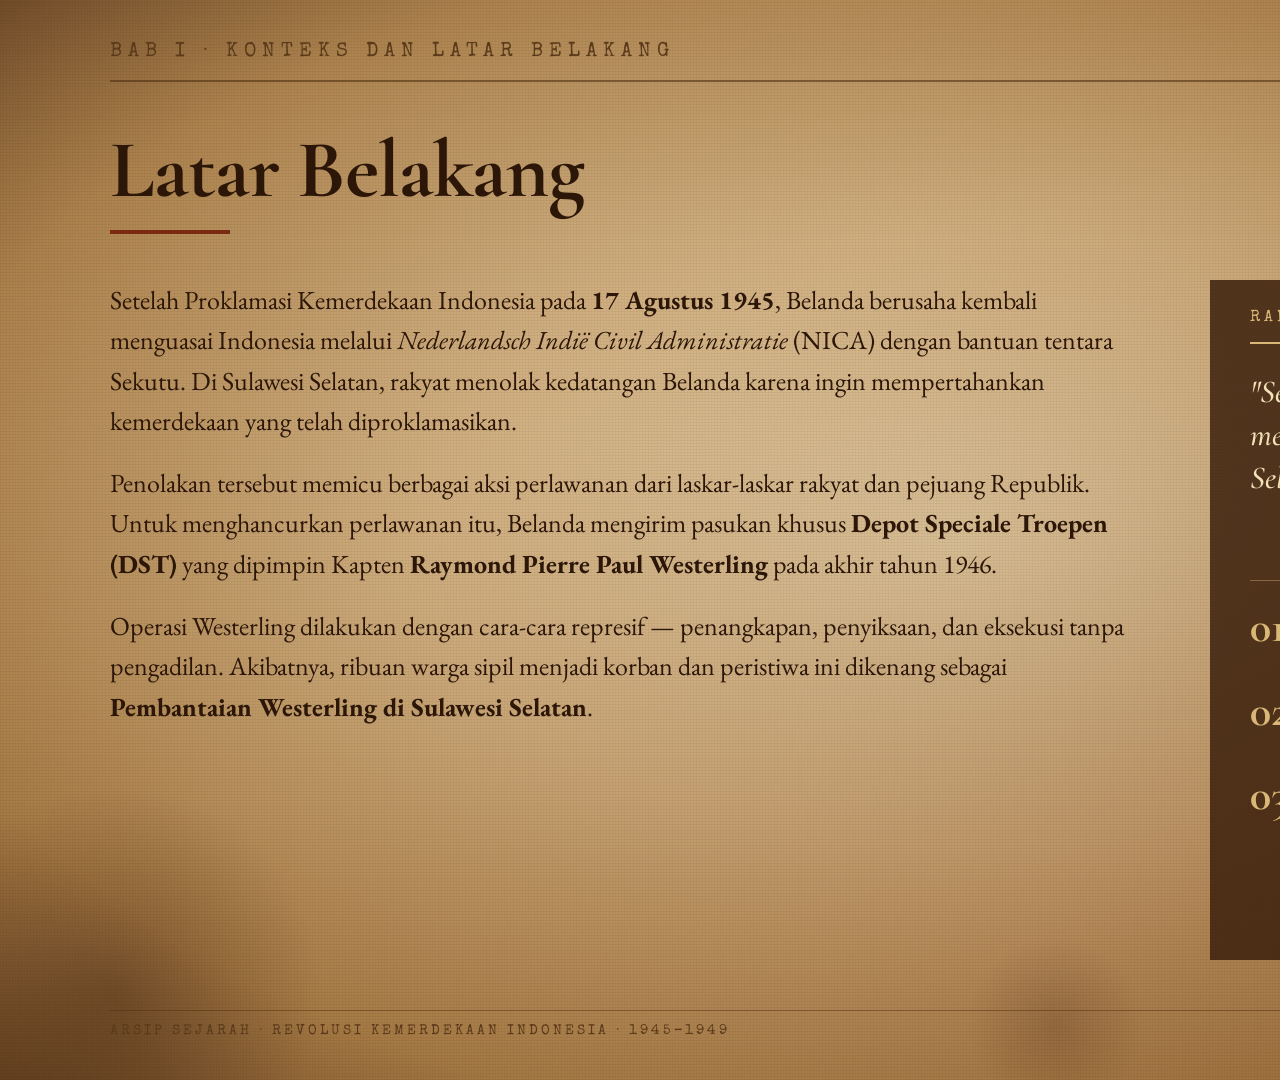
<file: slides/latar-belakang.html>
<!doctype html>
<html lang="id">
<head>
<meta charset="utf-8">
<title>Latar Belakang</title>
<link href="https://fonts.googleapis.com/css2?family=Cormorant+Garamond:wght@400;500;600;700&family=EB+Garamond:ital,wght@0,400;0,500;0,600;1,400&family=Special+Elite&display=swap" rel="stylesheet">
<style>
  html,body{margin:0;padding:0;overflow:hidden;background:#2a1e12;}
  .paper-tex{
    background:
      radial-gradient(ellipse at 30% 20%, rgba(255,238,200,0.10) 0%, transparent 55%),
      radial-gradient(ellipse at 80% 90%, rgba(120,60,20,0.30) 0%, transparent 60%),
      radial-gradient(ellipse at 50% 50%, #ddc79e 0%, #cba97a 40%, #a67b45 78%, #6b4522 100%);
  }
  .grain{
    background-image:
      repeating-linear-gradient(0deg, rgba(60,30,10,0.05) 0 1px, transparent 1px 3px),
      repeating-linear-gradient(90deg, rgba(90,50,20,0.04) 0 1px, transparent 1px 3px);
    mix-blend-mode:multiply;
  }
  .stain{
    background:
      radial-gradient(circle at 92% 8%, rgba(70,30,10,0.28) 0, transparent 9%),
      radial-gradient(circle at 6% 92%, rgba(70,30,10,0.32) 0, transparent 10%),
      radial-gradient(circle at 55% 95%, rgba(70,30,10,0.18) 0, transparent 6%);
    mix-blend-mode:multiply;
  }
</style>
</head>
<body>
<div class="slide-container" style="position:relative;width:1920px;height:1080px;overflow:hidden;">

  <div data-object="true" data-object-type="shape" class="paper-tex" style="position:absolute;left:0;top:0;width:1920px;height:1080px;z-index:1;"></div>
  <div data-object="true" data-object-type="shape" class="grain" style="position:absolute;left:0;top:0;width:1920px;height:1080px;z-index:1;"></div>
  <div data-object="true" data-object-type="shape" class="stain" style="position:absolute;left:0;top:0;width:1920px;height:1080px;z-index:1;"></div>

  <!-- Header rail -->
  <div data-object="true" data-object-type="shape" style="position:absolute;left:110px;top:80px;width:1700px;height:2px;background:#4a2a10;opacity:0.55;z-index:5;"></div>
  <div data-object="true" data-object-type="textbox" style="position:absolute;left:110px;top:42px;width:1200px;font-family:'Special Elite',monospace;font-size:20px;color:#5a3a1a;letter-spacing:6px;z-index:10;">
    BAB I · KONTEKS DAN LATAR BELAKANG
  </div>
  <div data-object="true" data-object-type="textbox" style="position:absolute;left:1600px;top:42px;width:210px;text-align:right;font-family:'Special Elite',monospace;font-size:20px;color:#5a3a1a;letter-spacing:4px;z-index:10;">
    HAL. 02
  </div>

  <!-- Title -->
  <div data-object="true" data-object-type="textbox" style="position:absolute;left:110px;top:120px;width:1300px;font-family:'Cormorant Garamond',serif;font-weight:700;font-size:82px;color:#2b1608;letter-spacing:-1px;z-index:10;">
    Latar Belakang
  </div>
  <div data-object="true" data-object-type="shape" style="position:absolute;left:110px;top:230px;width:120px;height:4px;background:#7a2a10;z-index:10;"></div>

  <!-- Left column: body paragraphs -->
  <div data-object="true" data-object-type="textbox" style="position:absolute;left:110px;top:280px;width:1030px;font-family:'EB Garamond',serif;font-size:26px;line-height:1.55;color:#2b1608;z-index:10;">
    <p style="margin:0 0 22px 0;">Setelah Proklamasi Kemerdekaan Indonesia pada <strong>17 Agustus 1945</strong>, Belanda berusaha kembali menguasai Indonesia melalui <em>Nederlandsch Indië Civil Administratie</em> (NICA) dengan bantuan tentara Sekutu. Di Sulawesi Selatan, rakyat menolak kedatangan Belanda karena ingin mempertahankan kemerdekaan yang telah diproklamasikan.</p>
    <p style="margin:0 0 22px 0;">Penolakan tersebut memicu berbagai aksi perlawanan dari laskar-laskar rakyat dan pejuang Republik. Untuk menghancurkan perlawanan itu, Belanda mengirim pasukan khusus <strong>Depot Speciale Troepen (DST)</strong> yang dipimpin Kapten <strong>Raymond Pierre Paul Westerling</strong> pada akhir tahun 1946.</p>
    <p style="margin:0;">Operasi Westerling dilakukan dengan cara-cara represif — penangkapan, penyiksaan, dan eksekusi tanpa pengadilan. Akibatnya, ribuan warga sipil menjadi korban dan peristiwa ini dikenang sebagai <strong>Pembantaian Westerling di Sulawesi Selatan</strong>.</p>
  </div>

  <!-- Right sidebar: pull-quotes -->
  <div data-object="true" data-object-type="shape" style="position:absolute;left:1210px;top:280px;width:600px;height:680px;background:rgba(60,32,12,0.85);z-index:5;"></div>

  <div data-object="true" data-object-type="textbox" style="position:absolute;left:1250px;top:310px;width:520px;font-family:'Special Elite',monospace;font-size:16px;color:#d9b877;letter-spacing:4px;z-index:10;">
    RANGKUMAN
  </div>
  <div data-object="true" data-object-type="shape" style="position:absolute;left:1250px;top:342px;width:80px;height:2px;background:#d9b877;z-index:10;"></div>

  <div data-object="true" data-object-type="textbox" style="position:absolute;left:1250px;top:370px;width:520px;font-family:'Cormorant Garamond',serif;font-weight:500;font-style:italic;font-size:32px;line-height:1.35;color:#f2e2b8;z-index:10;">
    "Sebuah operasi militer represif yang mengubah lanskap sosial-politik Sulawesi Selatan."
  </div>

  <div data-object="true" data-object-type="shape" style="position:absolute;left:1250px;top:580px;width:520px;height:1px;background:rgba(217,184,119,0.4);z-index:10;"></div>

  <!-- Three key facts -->
  <div data-object="true" data-object-type="textbox" style="position:absolute;left:1250px;top:605px;width:520px;font-family:'EB Garamond',serif;font-size:22px;line-height:1.45;color:#f2e2b8;z-index:10;">
    <div style="display:flex;gap:18px;margin-bottom:20px;">
      <div style="font-family:'Cormorant Garamond',serif;font-weight:700;font-size:44px;line-height:1;color:#d9b877;min-width:80px;">01</div>
      <div>NICA memasuki wilayah Sulawesi Selatan pada 1945–46 dengan dukungan Sekutu.</div>
    </div>
    <div style="display:flex;gap:18px;margin-bottom:20px;">
      <div style="font-family:'Cormorant Garamond',serif;font-weight:700;font-size:44px;line-height:1;color:#d9b877;min-width:80px;">02</div>
      <div>Rakyat dan laskar Republik menolak kembalinya kekuasaan kolonial.</div>
    </div>
    <div style="display:flex;gap:18px;">
      <div style="font-family:'Cormorant Garamond',serif;font-weight:700;font-size:44px;line-height:1;color:#d9b877;min-width:80px;">03</div>
      <div>Pasukan khusus DST dikirim untuk menumpas perlawanan tersebut.</div>
    </div>
  </div>

  <!-- Footer -->
  <div data-object="true" data-object-type="shape" style="position:absolute;left:110px;top:1010px;width:1700px;height:1px;background:#4a2a10;opacity:0.45;z-index:5;"></div>
  <div data-object="true" data-object-type="textbox" style="position:absolute;left:110px;top:1024px;width:1700px;font-family:'Special Elite',monospace;font-size:14px;color:#5a3a1a;letter-spacing:3px;z-index:10;">
    ARSIP SEJARAH · REVOLUSI KEMERDEKAAN INDONESIA · 1945–1949
  </div>

</div>
<script type="module" src="https://static.cloudflareinsights.com/beacon.min.js/v4513226cdae34746b4dedf0b4dfa099e1781791509496" integrity="sha512-ZE9pZaUXND66v380QUtch/5sE9tPFh2zg45pR2PB0CVkCtOREv2AJKkSidISWkysEuQ0EH8faUU5du78bx87UQ==" data-cf-beacon='{"version":"2024.11.0","token":"4edd5f8ec12a48cfa682ab8261b80a79"}' crossorigin="anonymous"></script>
</body>
</html>
</file>
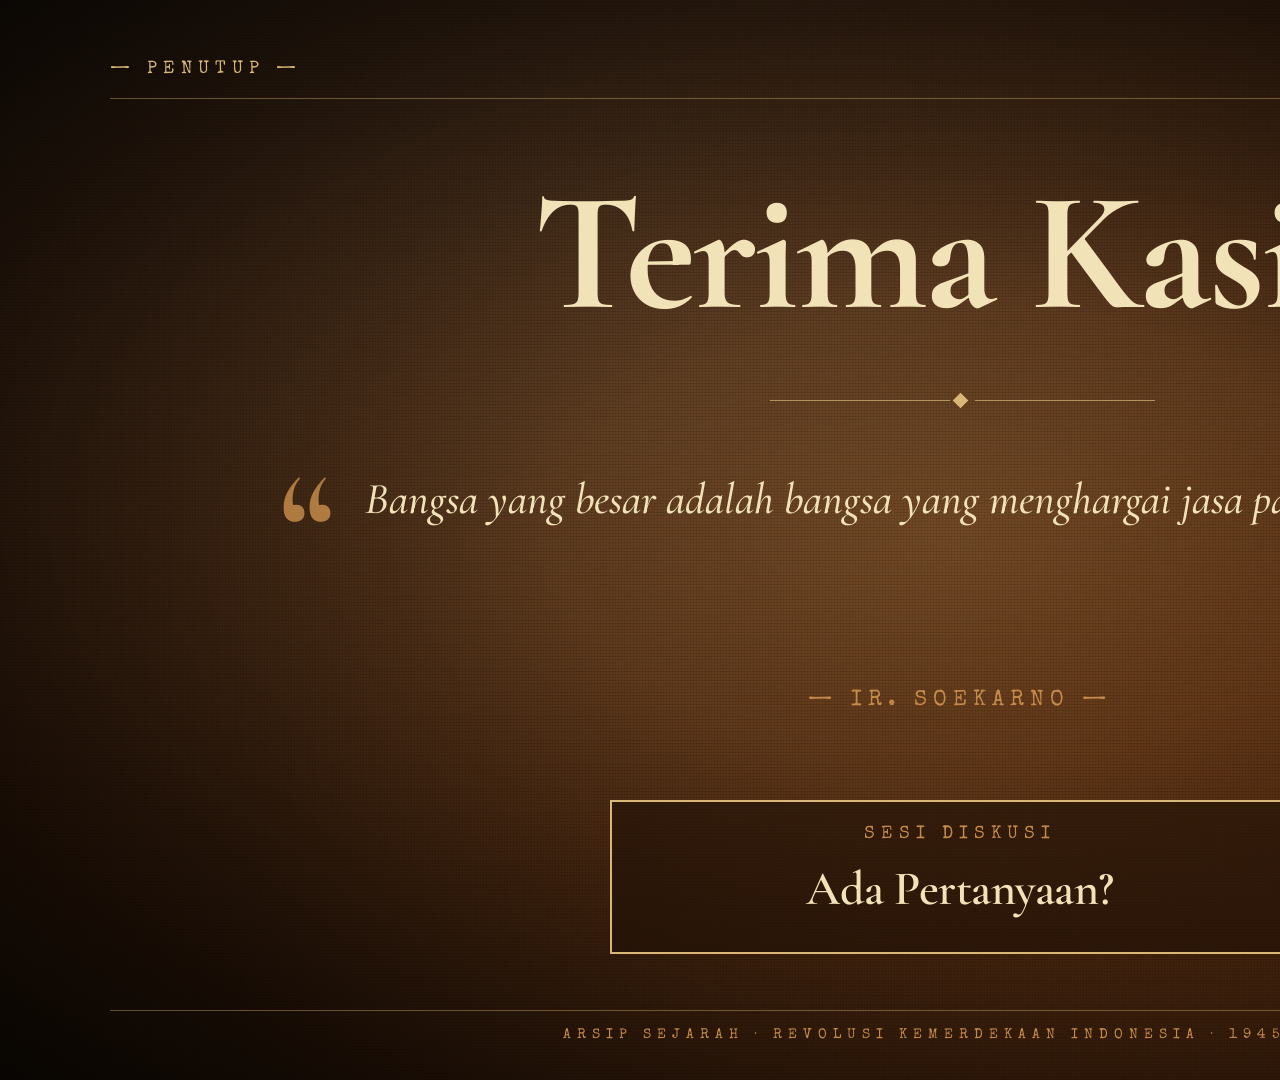
<file: slides/penutup.html>
<!doctype html>
<html lang="id">
<head>
<meta charset="utf-8">
<title>Penutup — Terima Kasih</title>
<link href="https://fonts.googleapis.com/css2?family=Cormorant+Garamond:wght@400;500;600;700&family=EB+Garamond:ital,wght@0,400;0,500;0,600;1,400&family=Special+Elite&display=swap" rel="stylesheet">
<style>
  html,body{margin:0;padding:0;overflow:hidden;background:#1a0f06;}
  .paper-tex{
    background:
      radial-gradient(ellipse at 30% 20%, rgba(255,238,200,0.08) 0%, transparent 55%),
      radial-gradient(ellipse at 80% 90%, rgba(120,60,20,0.55) 0%, transparent 60%),
      radial-gradient(ellipse at 50% 50%, #6b4522 0%, #4a2a12 45%, #2b1608 80%, #1a0f06 100%);
  }
  .grain{
    background-image:
      repeating-linear-gradient(0deg, rgba(0,0,0,0.10) 0 1px, transparent 1px 3px),
      repeating-linear-gradient(90deg, rgba(0,0,0,0.08) 0 1px, transparent 1px 3px);
    mix-blend-mode:multiply;
  }
</style>
</head>
<body>
<div class="slide-container" style="position:relative;width:1920px;height:1080px;overflow:hidden;">

  <div data-object="true" data-object-type="shape" class="paper-tex" style="position:absolute;left:0;top:0;width:1920px;height:1080px;z-index:1;"></div>
  <div data-object="true" data-object-type="shape" class="grain" style="position:absolute;left:0;top:0;width:1920px;height:1080px;z-index:1;"></div>

  <!-- Vignette -->
  <div data-object="true" data-object-type="shape" style="position:absolute;left:0;top:0;width:1920px;height:1080px;background:radial-gradient(ellipse at center, transparent 30%, rgba(0,0,0,0.65) 100%);z-index:1;"></div>

  <!-- Top small header -->
  <div data-object="true" data-object-type="textbox" style="position:absolute;left:110px;top:60px;width:1200px;font-family:'Special Elite',monospace;font-size:18px;color:#d9b877;letter-spacing:6px;z-index:10;">
    — PENUTUP —
  </div>
  <div data-object="true" data-object-type="textbox" style="position:absolute;left:1600px;top:60px;width:210px;text-align:right;font-family:'Special Elite',monospace;font-size:18px;color:#d9b877;letter-spacing:4px;z-index:10;">
    HAL. 08
  </div>
  <div data-object="true" data-object-type="shape" style="position:absolute;left:110px;top:98px;width:1700px;height:1px;background:#d9b877;opacity:0.4;z-index:5;"></div>

  <!-- Big title -->
  <div data-object="true" data-object-type="textbox" style="position:absolute;left:110px;top:160px;width:1700px;height:220px;text-align:center;font-family:'Cormorant Garamond',serif;font-weight:700;font-size:170px;line-height:1.1;color:#f2e2b8;letter-spacing:-3px;z-index:10;">
    Terima Kasih
  </div>

  <!-- Decorative divider with dot -->
  <div data-object="true" data-object-type="shape" style="position:absolute;left:770px;top:400px;width:180px;height:1px;background:#d9b877;opacity:0.7;z-index:10;"></div>
  <div data-object="true" data-object-type="shape" style="position:absolute;left:955px;top:395px;width:11px;height:11px;background:#d9b877;transform:rotate(45deg);z-index:10;"></div>
  <div data-object="true" data-object-type="shape" style="position:absolute;left:975px;top:400px;width:180px;height:1px;background:#d9b877;opacity:0.7;z-index:10;"></div>

  <!-- Quote block -->
  <div data-object="true" data-object-type="textbox" style="position:absolute;left:280px;top:450px;width:80px;height:160px;font-family:'Cormorant Garamond',serif;font-weight:700;font-size:150px;line-height:1;color:#c48a4a;opacity:0.85;z-index:10;">
    &ldquo;
  </div>
  <div data-object="true" data-object-type="textbox" style="position:absolute;left:340px;top:470px;width:1240px;text-align:center;font-family:'Cormorant Garamond',serif;font-weight:500;font-style:italic;font-size:44px;line-height:1.35;color:#f2e2b8;z-index:10;">
    Bangsa yang besar adalah bangsa yang menghargai jasa para pahlawannya.
  </div>
  <div data-object="true" data-object-type="textbox" style="position:absolute;left:1560px;top:505px;width:80px;height:160px;font-family:'Cormorant Garamond',serif;font-weight:700;font-size:150px;line-height:1;color:#c48a4a;opacity:0.85;z-index:10;">
    &rdquo;
  </div>

  <div data-object="true" data-object-type="textbox" style="position:absolute;left:340px;top:690px;width:1240px;text-align:center;font-family:'Special Elite',monospace;font-size:22px;color:#c48a4a;letter-spacing:6px;z-index:10;">
    — IR. SOEKARNO —
  </div>

  <!-- Question prompt card -->
  <div data-object="true" data-object-type="shape" style="position:absolute;left:610px;top:800px;width:700px;height:150px;border:2px double #d9b877;background:rgba(30,15,5,0.6);z-index:5;"></div>
  <div data-object="true" data-object-type="textbox" style="position:absolute;left:610px;top:825px;width:700px;text-align:center;font-family:'Special Elite',monospace;font-size:18px;color:#c48a4a;letter-spacing:6px;z-index:10;">
    SESI DISKUSI
  </div>
  <div data-object="true" data-object-type="textbox" style="position:absolute;left:610px;top:860px;width:700px;text-align:center;font-family:'Cormorant Garamond',serif;font-weight:600;font-size:48px;color:#f2e2b8;letter-spacing:-0.5px;z-index:10;">
    Ada Pertanyaan?
  </div>

  <!-- Bottom mark -->
  <div data-object="true" data-object-type="shape" style="position:absolute;left:110px;top:1010px;width:1700px;height:1px;background:#d9b877;opacity:0.4;z-index:5;"></div>
  <div data-object="true" data-object-type="textbox" style="position:absolute;left:110px;top:1028px;width:1700px;text-align:center;font-family:'Special Elite',monospace;font-size:14px;color:#c48a4a;letter-spacing:6px;z-index:10;">
    ARSIP SEJARAH · REVOLUSI KEMERDEKAAN INDONESIA · 1945–1949
  </div>

</div>
<script type="module" src="https://static.cloudflareinsights.com/beacon.min.js/v4513226cdae34746b4dedf0b4dfa099e1781791509496" integrity="sha512-ZE9pZaUXND66v380QUtch/5sE9tPFh2zg45pR2PB0CVkCtOREv2AJKkSidISWkysEuQ0EH8faUU5du78bx87UQ==" data-cf-beacon='{"version":"2024.11.0","token":"4edd5f8ec12a48cfa682ab8261b80a79"}' crossorigin="anonymous"></script>
</body>
</html>
</file>
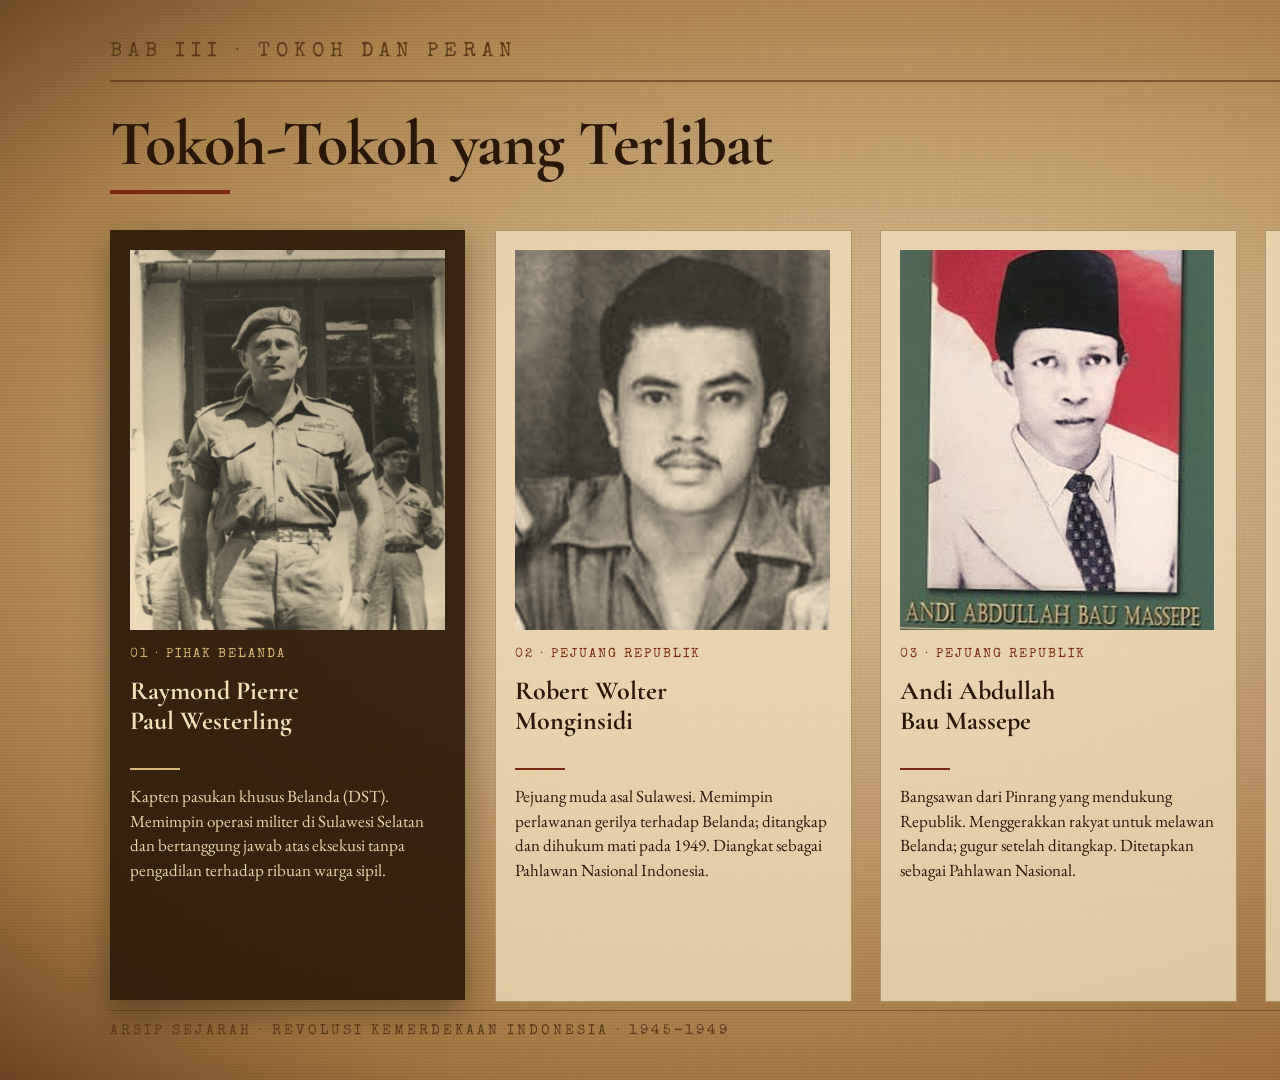
<file: slides/tokoh.html>
<!doctype html>
<html lang="id">
<head>
<meta charset="utf-8">
<title>Tokoh-Tokoh yang Terlibat</title>
<link href="https://fonts.googleapis.com/css2?family=Cormorant+Garamond:wght@400;500;600;700&family=EB+Garamond:ital,wght@0,400;0,500;0,600;1,400&family=Special+Elite&display=swap" rel="stylesheet">
<style>
  html,body{margin:0;padding:0;overflow:hidden;background:#2a1e12;}
  .paper-tex{
    background:
      radial-gradient(ellipse at 30% 20%, rgba(255,238,200,0.10) 0%, transparent 55%),
      radial-gradient(ellipse at 80% 90%, rgba(120,60,20,0.30) 0%, transparent 60%),
      radial-gradient(ellipse at 50% 50%, #ddc79e 0%, #cba97a 40%, #a67b45 78%, #6b4522 100%);
  }
  .grain{
    background-image:
      repeating-linear-gradient(0deg, rgba(60,30,10,0.05) 0 1px, transparent 1px 3px),
      repeating-linear-gradient(90deg, rgba(90,50,20,0.04) 0 1px, transparent 1px 3px);
    mix-blend-mode:multiply;
  }
</style>
</head>
<body>
<div class="slide-container" style="position:relative;width:1920px;height:1080px;overflow:hidden;">

  <div data-object="true" data-object-type="shape" class="paper-tex" style="position:absolute;left:0;top:0;width:1920px;height:1080px;z-index:1;"></div>
  <div data-object="true" data-object-type="shape" class="grain" style="position:absolute;left:0;top:0;width:1920px;height:1080px;z-index:1;"></div>

  <!-- Header -->
  <div data-object="true" data-object-type="shape" style="position:absolute;left:110px;top:80px;width:1700px;height:2px;background:#4a2a10;opacity:0.55;z-index:5;"></div>
  <div data-object="true" data-object-type="textbox" style="position:absolute;left:110px;top:42px;width:1200px;font-family:'Special Elite',monospace;font-size:20px;color:#5a3a1a;letter-spacing:6px;z-index:10;">
    BAB III · TOKOH DAN PERAN
  </div>
  <div data-object="true" data-object-type="textbox" style="position:absolute;left:1600px;top:42px;width:210px;text-align:right;font-family:'Special Elite',monospace;font-size:20px;color:#5a3a1a;letter-spacing:4px;z-index:10;">
    HAL. 04
  </div>

  <div data-object="true" data-object-type="textbox" style="position:absolute;left:110px;top:105px;width:1600px;font-family:'Cormorant Garamond',serif;font-weight:700;font-size:64px;color:#2b1608;letter-spacing:-1px;z-index:10;">
    Tokoh-Tokoh yang Terlibat
  </div>
  <div data-object="true" data-object-type="shape" style="position:absolute;left:110px;top:190px;width:120px;height:4px;background:#7a2a10;z-index:10;"></div>

  <!-- Card 1: Westerling -->
  <div data-object="true" data-object-type="shape" style="position:absolute;left:110px;top:230px;width:355px;height:770px;background:rgba(45,26,8,0.92);box-shadow:0 12px 32px rgba(0,0,0,0.35);z-index:1;"></div>
  <div data-object="true" data-object-type="image" style="position:absolute;left:130px;top:250px;width:315px;height:380px;background:url('../assets/westerling.jpg') center/cover no-repeat;filter:sepia(0.55) contrast(0.95);z-index:5;"></div>
  <div data-object="true" data-object-type="textbox" style="position:absolute;left:130px;top:648px;width:315px;font-family:'Special Elite',monospace;font-size:13px;color:#d9b877;letter-spacing:2px;z-index:10;">
    01 · PIHAK BELANDA
  </div>
  <div data-object="true" data-object-type="textbox" style="position:absolute;left:130px;top:676px;width:315px;font-family:'Cormorant Garamond',serif;font-weight:700;font-size:26px;line-height:1.15;color:#f2e2b8;z-index:10;">
    Raymond Pierre<br>Paul Westerling
  </div>
  <div data-object="true" data-object-type="shape" style="position:absolute;left:130px;top:768px;width:50px;height:2px;background:#d9b877;z-index:10;"></div>
  <div data-object="true" data-object-type="textbox" style="position:absolute;left:130px;top:784px;width:315px;font-family:'EB Garamond',serif;font-size:17px;line-height:1.45;color:#e8d4a8;z-index:10;">
    Kapten pasukan khusus Belanda (DST). Memimpin operasi militer di Sulawesi Selatan dan bertanggung jawab atas eksekusi tanpa pengadilan terhadap ribuan warga sipil.
  </div>

  <!-- Card 2: Monginsidi -->
  <div data-object="true" data-object-type="shape" style="position:absolute;left:495px;top:230px;width:355px;height:770px;background:rgba(245,225,190,0.75);border:1px solid rgba(90,58,26,0.4);z-index:1;"></div>
  <div data-object="true" data-object-type="image" style="position:absolute;left:515px;top:250px;width:315px;height:380px;background:url('../assets/monginsidi.jpg') center/cover no-repeat;filter:sepia(0.55) contrast(0.95);z-index:5;"></div>
  <div data-object="true" data-object-type="textbox" style="position:absolute;left:515px;top:648px;width:315px;font-family:'Special Elite',monospace;font-size:13px;color:#7a2a10;letter-spacing:2px;z-index:10;">
    02 · PEJUANG REPUBLIK
  </div>
  <div data-object="true" data-object-type="textbox" style="position:absolute;left:515px;top:676px;width:315px;font-family:'Cormorant Garamond',serif;font-weight:700;font-size:26px;line-height:1.15;color:#2b1608;z-index:10;">
    Robert Wolter<br>Monginsidi
  </div>
  <div data-object="true" data-object-type="shape" style="position:absolute;left:515px;top:768px;width:50px;height:2px;background:#7a2a10;z-index:10;"></div>
  <div data-object="true" data-object-type="textbox" style="position:absolute;left:515px;top:784px;width:315px;font-family:'EB Garamond',serif;font-size:17px;line-height:1.45;color:#2b1608;z-index:10;">
    Pejuang muda asal Sulawesi. Memimpin perlawanan gerilya terhadap Belanda; ditangkap dan dihukum mati pada 1949. Diangkat sebagai Pahlawan Nasional Indonesia.
  </div>

  <!-- Card 3: Bau Massepe -->
  <div data-object="true" data-object-type="shape" style="position:absolute;left:880px;top:230px;width:355px;height:770px;background:rgba(245,225,190,0.75);border:1px solid rgba(90,58,26,0.4);z-index:1;"></div>
  <div data-object="true" data-object-type="image" style="position:absolute;left:900px;top:250px;width:315px;height:380px;background:url('../assets/bau-massepe.jpg') center/cover no-repeat;filter:sepia(0.35) contrast(0.98);z-index:5;"></div>
  <div data-object="true" data-object-type="textbox" style="position:absolute;left:900px;top:648px;width:315px;font-family:'Special Elite',monospace;font-size:13px;color:#7a2a10;letter-spacing:2px;z-index:10;">
    03 · PEJUANG REPUBLIK
  </div>
  <div data-object="true" data-object-type="textbox" style="position:absolute;left:900px;top:676px;width:315px;font-family:'Cormorant Garamond',serif;font-weight:700;font-size:26px;line-height:1.15;color:#2b1608;z-index:10;">
    Andi Abdullah<br>Bau Massepe
  </div>
  <div data-object="true" data-object-type="shape" style="position:absolute;left:900px;top:768px;width:50px;height:2px;background:#7a2a10;z-index:10;"></div>
  <div data-object="true" data-object-type="textbox" style="position:absolute;left:900px;top:784px;width:315px;font-family:'EB Garamond',serif;font-size:17px;line-height:1.45;color:#2b1608;z-index:10;">
    Bangsawan dari Pinrang yang mendukung Republik. Menggerakkan rakyat untuk melawan Belanda; gugur setelah ditangkap. Ditetapkan sebagai Pahlawan Nasional.
  </div>

  <!-- Card 4: Andi Djemma -->
  <div data-object="true" data-object-type="shape" style="position:absolute;left:1265px;top:230px;width:355px;height:770px;background:rgba(245,225,190,0.75);border:1px solid rgba(90,58,26,0.4);z-index:1;"></div>
  <div data-object="true" data-object-type="image" style="position:absolute;left:1285px;top:250px;width:315px;height:380px;background:url('../assets/andi-djemma.jpg') center/cover no-repeat;filter:sepia(0.35) contrast(0.98);z-index:5;"></div>
  <div data-object="true" data-object-type="textbox" style="position:absolute;left:1285px;top:648px;width:315px;font-family:'Special Elite',monospace;font-size:13px;color:#7a2a10;letter-spacing:2px;z-index:10;">
    04 · PEJUANG REPUBLIK
  </div>
  <div data-object="true" data-object-type="textbox" style="position:absolute;left:1285px;top:676px;width:315px;font-family:'Cormorant Garamond',serif;font-weight:700;font-size:26px;line-height:1.15;color:#2b1608;z-index:10;">
    Andi Djemma
  </div>
  <div data-object="true" data-object-type="textbox" style="position:absolute;left:1285px;top:730px;width:315px;font-family:'EB Garamond',serif;font-style:italic;font-size:17px;color:#5a3a1a;z-index:10;">
    Raja Luwu
  </div>
  <div data-object="true" data-object-type="shape" style="position:absolute;left:1285px;top:768px;width:50px;height:2px;background:#7a2a10;z-index:10;"></div>
  <div data-object="true" data-object-type="textbox" style="position:absolute;left:1285px;top:784px;width:315px;font-family:'EB Garamond',serif;font-size:17px;line-height:1.45;color:#2b1608;z-index:10;">
    Raja Luwu yang mendukung penuh Republik Indonesia. Memimpin perjuangan rakyat di wilayah Luwu melawan Belanda, berperan penting mempertahankan Sulawesi Selatan.
  </div>

  <!-- Card 5: Rakyat/Laskar (compact right-side card) -->
  <div data-object="true" data-object-type="shape" style="position:absolute;left:1650px;top:230px;width:160px;height:770px;background:rgba(122,42,16,0.92);z-index:1;"></div>
  <div data-object="true" data-object-type="textbox" style="position:absolute;left:1670px;top:250px;width:120px;font-family:'Special Elite',monospace;font-size:12px;color:#e8d4a8;letter-spacing:3px;z-index:10;">
    05
  </div>
  <div data-object="true" data-object-type="textbox" style="position:absolute;left:1670px;top:290px;width:120px;font-family:'Cormorant Garamond',serif;font-weight:700;font-size:36px;line-height:1.05;color:#f2e2b8;z-index:10;">
    Rakyat<br>&amp;<br>Laskar<br>Pejuang
  </div>
  <div data-object="true" data-object-type="shape" style="position:absolute;left:1670px;top:560px;width:40px;height:2px;background:#e8d4a8;z-index:10;"></div>
  <div data-object="true" data-object-type="textbox" style="position:absolute;left:1670px;top:582px;width:120px;font-family:'EB Garamond',serif;font-size:15px;line-height:1.4;color:#f2e2b8;z-index:10;">
    Berjuang mempertahankan kemerdekaan Indonesia.<br><br>Melakukan perang gerilya melawan Belanda.<br><br>Menjadi sasaran utama operasi militer Westerling.
  </div>

  <!-- Footer -->
  <div data-object="true" data-object-type="shape" style="position:absolute;left:110px;top:1010px;width:1700px;height:1px;background:#4a2a10;opacity:0.45;z-index:5;"></div>
  <div data-object="true" data-object-type="textbox" style="position:absolute;left:110px;top:1024px;width:1700px;font-family:'Special Elite',monospace;font-size:14px;color:#5a3a1a;letter-spacing:3px;z-index:10;">
    ARSIP SEJARAH · REVOLUSI KEMERDEKAAN INDONESIA · 1945–1949
  </div>

</div>
<script type="module" src="https://static.cloudflareinsights.com/beacon.min.js/v4513226cdae34746b4dedf0b4dfa099e1781791509496" integrity="sha512-ZE9pZaUXND66v380QUtch/5sE9tPFh2zg45pR2PB0CVkCtOREv2AJKkSidISWkysEuQ0EH8faUU5du78bx87UQ==" data-cf-beacon='{"version":"2024.11.0","token":"4edd5f8ec12a48cfa682ab8261b80a79"}' crossorigin="anonymous"></script>
</body>
</html>
</file>
<file: style.css>
/* ===========================
   RESET
=========================== */

*{
    margin:0;
    padding:0;
    box-sizing:border-box;
}

html,
body{
    width:100%;
    height:100%;
    overflow:hidden;
    background:#111;
    font-family:Arial,Helvetica,sans-serif;
}

/* ===========================
   PRESENTATION
=========================== */

#presentation{
    position:relative;
    width:100vw;
    height:100vh;
    overflow:hidden;
    background:#111;
}

/* ===========================
   SLIDE
=========================== */

.slide{

    position:absolute;
    inset:0;

    display:flex;
    justify-content:center;
    align-items:center;

    overflow:hidden;

    opacity:0;
    visibility:hidden;

    transform:translateX(60px);

    transition:
        opacity .45s ease,
        transform .45s ease;

}

.slide.active{

    opacity:1;
    visibility:visible;

    transform:translateX(0);

    z-index:2;

}

/* ===========================
   WRAPPER
=========================== */

.slide-wrapper{

    width:1920px;
    height:1080px;

    position:relative;

    transform-origin:center center;

}

/* Agar slide bawaan tetap bekerja */

.slide-wrapper .slide-container{

    position:absolute !important;

    left:0;
    top:0;

    width:1920px !important;
    height:1080px !important;

}

/* ===========================
   PROGRESS BAR
=========================== */

#progress{

    position:fixed;

    left:0;
    top:0;

    width:0%;

    height:5px;

    background:#2563eb;

    z-index:9999;

    transition:.35s;

}

/* ===========================
   CONTROLS
=========================== */

.controls{

    position:fixed;

    left:50%;
    bottom:25px;

    transform:translateX(-50%);

    display:flex;

    align-items:center;

    gap:15px;

    padding:12px 18px;

    border-radius:60px;

    background:rgba(0,0,0,.55);

    backdrop-filter:blur(15px);

    z-index:9999;

}

/* ===========================
   BUTTON
=========================== */

.controls button{

    width:52px;
    height:52px;

    border:none;

    border-radius:50%;

    cursor:pointer;

    font-size:22px;

    color:white;

    background:#2563eb;

    transition:.2s;

}

.controls button:hover{

    transform:scale(1.08);

    background:#1d4ed8;

}

.controls button:active{

    transform:scale(.95);

}

/* ===========================
   COUNTER
=========================== */

#counter{

    color:white;

    min-width:75px;

    text-align:center;

    font-size:18px;

    font-weight:bold;

}

/* ===========================
   RESPONSIVE
=========================== */

@media(max-width:768px){

.controls{

    bottom:14px;

    gap:10px;

    padding:10px 14px;

}

.controls button{

    width:42px;
    height:42px;

    font-size:18px;

}

#counter{

    font-size:14px;

}

}
</file>
